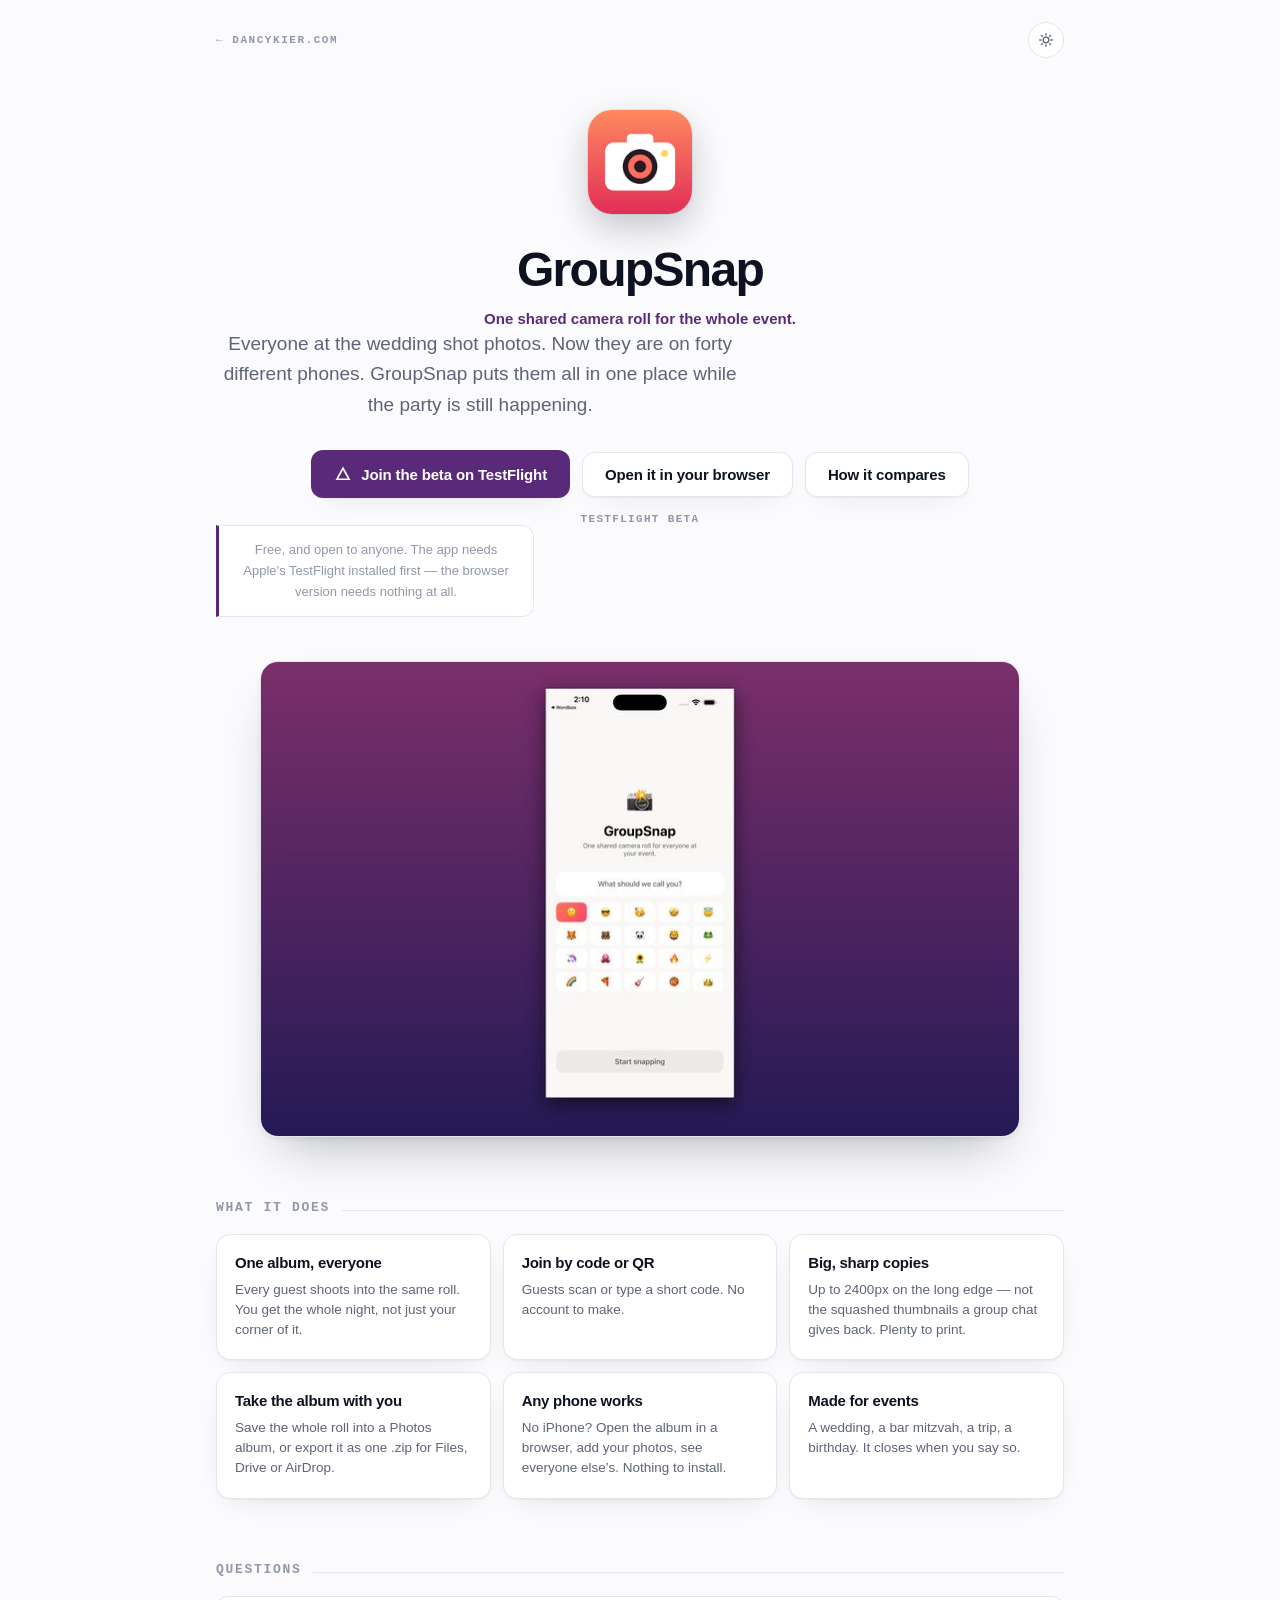
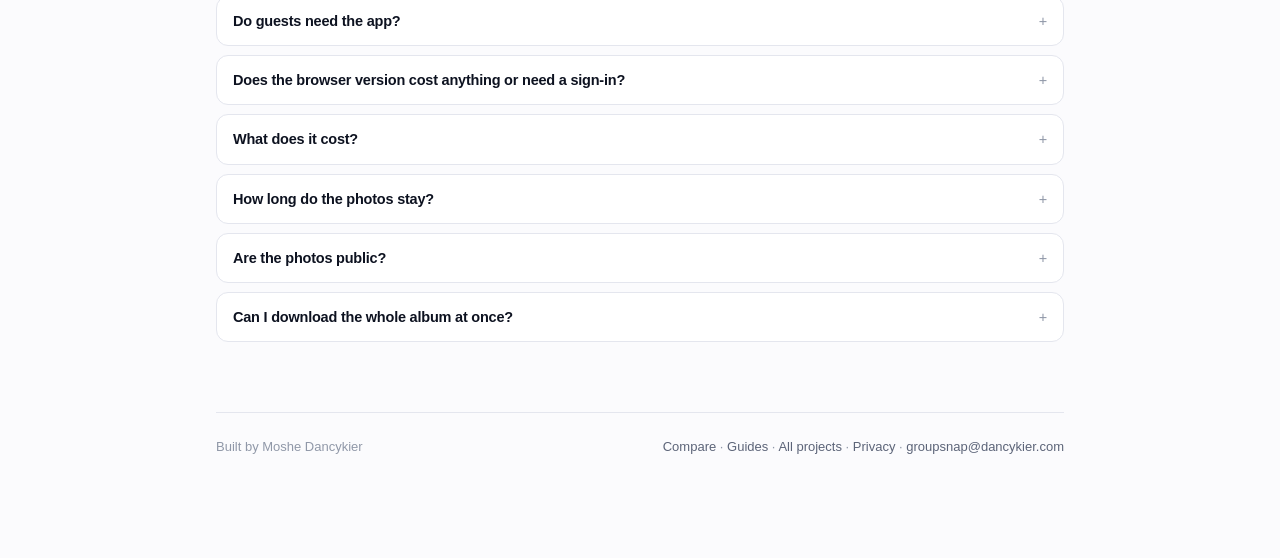
<file: index.html>
<!DOCTYPE html>
<html lang="en">
<head>
<meta charset="utf-8">
<meta name="viewport" content="width=device-width, initial-scale=1, viewport-fit=cover">
<title>GroupSnap — One shared camera roll for the whole event.</title>
<meta name="description" content="Everyone at the wedding shot photos. Now they are on forty different phones. GroupSnap puts them all in one place while the party is still happening.">
<meta name="theme-color" content="#fbfbfd" media="(prefers-color-scheme: light)">
<meta name="theme-color" content="#080b11" media="(prefers-color-scheme: dark)">
<link rel="canonical" href="https://groupsnap.dancykier.com/">
<meta property="og:url" content="https://groupsnap.dancykier.com/">
<meta name="twitter:image" content="https://groupsnap.dancykier.com/icon.png">
<link rel="icon" href="icon.png">
<link rel="apple-touch-icon" href="icon.png">
<meta property="og:type" content="website">
<meta property="og:title" content="GroupSnap — One shared camera roll for the whole event.">
<meta property="og:description" content="Everyone at the wedding shot photos. Now they are on forty different phones. GroupSnap puts them all in one place while the party is still happening.">
<meta property="og:image" content="https://groupsnap.dancykier.com/icon.png">
<meta name="twitter:card" content="summary">
<script type="application/ld+json">
{
  "@context": "https://schema.org",
  "@type": "MobileApplication",
  "name": "GroupSnap",
  "description": "Everyone at the wedding shot photos. Now they are on forty different phones. GroupSnap puts them all in one place while the party is still happening.",
  "operatingSystem": "iOS",
  "applicationCategory": "MobileApplication",
  "url": "https://groupsnap.dancykier.com",
  "author": {
    "@type": "Person",
    "name": "Moshe Dancykier"
  },
  "offers": [
    { "@type": "Offer", "name": "Free", "price": "0", "priceCurrency": "USD",
      "description": "Unlimited photos and albums, up to 9 people per album." },
    { "@type": "Offer", "name": "Unlock one album", "price": "0.99", "priceCurrency": "USD",
      "description": "Lifts the 9-person limit on a single album, permanently." },
    { "@type": "Offer", "name": "GroupSnap Pro", "price": "2.99", "priceCurrency": "USD",
      "description": "Every album you host is unlimited. Renews every 6 months." }
  ],
  "featureList": [
    "Join by 6-character code or QR scan, with no account",
    "Works in a browser as well as an iPhone app",
    "Unlimited photos on the free tier",
    "Albums can be set never to expire",
    "Optional location-based joining"
  ]
}
</script>
<script type="application/ld+json">
{
  "@context": "https://schema.org",
  "@type": "FAQPage",
  "mainEntity": [
    { "@type": "Question", "name": "Do guests need the app?",
      "acceptedAnswer": { "@type": "Answer", "text": "No. Anyone can open the album in a browser and add photos there. The app is nicer on an iPhone, but it is not required, and neither way asks for an account." } },
    { "@type": "Question", "name": "What does GroupSnap cost?",
      "acceptedAnswer": { "@type": "Answer", "text": "Nothing for an album of up to 9 people, with unlimited photos and unlimited albums. Past 9 people the host unlocks the album: $0.99 once for that album, or $2.99 every 6 months for every album they host. Guests never pay." } },
    { "@type": "Question", "name": "How long do the photos stay?",
      "acceptedAnswer": { "@type": "Answer", "text": "As long as the album is open. The host can close it, extend it, or set it never to expire. GroupSnap publishes no contractual retention term, so keep your own copy of anything that matters." } },
    { "@type": "Question", "name": "Are the photos public?",
      "acceptedAnswer": { "@type": "Answer", "text": "No. Only people with the code can see the album. A host can also require guests to be physically inside a radius of the venue instead of using a code." } },
    { "@type": "Question", "name": "Can I download the whole album at once?",
      "acceptedAnswer": { "@type": "Answer", "text": "Yes. From the album's info screen, Save all to Photos puts every photo into a Photos album named after the event, and Download all as a file produces a single .zip for Files, Drive or AirDrop. Any member can do it, not just the host." } }
  ]
}
</script>
<script>
  // Apply the saved theme before first paint, so the page never flashes.
  (function(){try{var t=localStorage.getItem('theme');
    if(t==='light'||t==='dark')document.documentElement.setAttribute('data-theme',t);}catch(e){}})();
</script>
<link rel="stylesheet" href="/style.css">
</head>
<body>
<div class="wrap">

  <div class="bar">
    <a class="home" href="https://dancykier.com">← dancykier.com</a>
    <span class="sp"></span>
    <button class="theme-btn" id="theme" type="button" aria-label="Switch between light and dark mode">
      <svg class="i-sun" viewBox="0 0 24 24" fill="none" stroke="currentColor" stroke-width="2" stroke-linecap="round"><circle cx="12" cy="12" r="4.2"/><path d="M12 2.5v2M12 19.5v2M2.5 12h2M19.5 12h2M5.2 5.2l1.4 1.4M17.4 17.4l1.4 1.4M18.8 5.2l-1.4 1.4M6.6 17.4l-1.4 1.4"/></svg>
      <svg class="i-moon" viewBox="0 0 24 24" fill="none" stroke="currentColor" stroke-width="2" stroke-linecap="round" stroke-linejoin="round"><path d="M20.5 14.3A8.5 8.5 0 1 1 9.7 3.5a6.8 6.8 0 0 0 10.8 10.8z"/></svg>
    </button>
  </div>

  <header class="hero">
    <img class="ic" src="icon.png" alt="GroupSnap app icon" width="104" height="104">
    <h1>GroupSnap</h1>
    <p class="tag">One shared camera roll for the whole event.</p>
    <p class="lede">Everyone at the wedding shot photos. Now they are on forty different phones. GroupSnap puts them all in one place while the party is still happening.</p>
    <div class="cta"><a class="btn" href="https://testflight.apple.com/join/JMrQM211"><svg viewBox="0 0 24 24" fill="currentColor" aria-hidden="true"><path d="M12 2 2 20h20L12 2zm0 4.6L18.3 18H5.7L12 6.6z"/></svg> Join the beta on TestFlight</a><a class="btn ghost" href="/app/">Open it in your browser</a><a class="btn ghost" href="/compare/">How it compares</a></div>
    <p class="status">TestFlight beta</p>
    <p class="note">Free, and open to anyone. The app needs Apple’s TestFlight installed first — the browser version needs nothing at all.</p>
    <div class="shot"><img src="shot.jpg" alt="GroupSnap running on an iPhone" loading="lazy"></div>
  </header>

  <section>
    <div class="sec-head"><h2>What it does</h2><span class="rule"></span></div>
    <div class="feats"><div class="f"><h3>One album, everyone</h3><p>Every guest shoots into the same roll. You get the whole night, not just your corner of it.</p></div><div class="f"><h3>Join by code or QR</h3><p>Guests scan or type a short code. No account to make.</p></div><div class="f"><h3>Big, sharp copies</h3><p>Up to 2400px on the long edge — not the squashed thumbnails a group chat gives back. Plenty to print.</p></div><div class="f"><h3>Take the album with you</h3><p>Save the whole roll into a Photos album, or export it as one .zip for Files, Drive or AirDrop.</p></div><div class="f"><h3>Any phone works</h3><p>No iPhone? Open the album in a browser, add your photos, see everyone else’s. Nothing to install.</p></div><div class="f"><h3>Made for events</h3><p>A wedding, a bar mitzvah, a trip, a birthday. It closes when you say so.</p></div></div>
  </section>

  <section>
    <div class="sec-head"><h2>Questions</h2><span class="rule"></span></div>
    <details><summary>Do guests need the app?</summary><p>No. Anyone can open the album in a browser and add photos there. The app is nicer on an iPhone, but it is not required, and neither way asks for an account.</p></details><details><summary>Does the browser version cost anything or need a sign-in?</summary><p>Neither. You type your name, type the album code, and you are in.</p></details><details><summary>What does it cost?</summary><p>Nothing for an album of up to 9 people — unlimited photos, unlimited albums. Past 9, the host unlocks the album: $0.99 for that one album forever, or $2.99 every 6 months for every album they host. Guests never pay, and nobody already in an album is ever removed.</p></details><details><summary>How long do the photos stay?</summary><p>As long as the album is open. Download everything before you close it.</p></details><details><summary>Are the photos public?</summary><p>No. Only people with the code can see the album. A host can also require guests to be physically at the venue instead of using a code at all.</p></details><details><summary>Can I download the whole album at once?</summary><p>Yes. From the album’s info screen, “Save all to Photos” puts every photo into an album on your phone named after the event, and “Download all as a file” makes one .zip you can send to Files, Drive or anyone else. Any member can do it, not just the host.</p></details>
  </section>

  <footer>
    <span>Built by Moshe Dancykier</span>
    <span>
      <a href="/compare/">Compare</a> ·
      <a href="/blog/">Guides</a> ·
      <a href="https://dancykier.com">All projects</a> ·
      <a href="privacy.html">Privacy</a> ·
      <a href="mailto:groupsnap@dancykier.com">groupsnap@dancykier.com</a>
    </span>
  </footer>
</div>
<script>
  var root = document.documentElement;
  var sysDark = window.matchMedia('(prefers-color-scheme: dark)');
  document.getElementById('theme').addEventListener('click', function(){
    var cur = root.getAttribute('data-theme') || (sysDark.matches ? 'dark' : 'light');
    var next = cur === 'dark' ? 'light' : 'dark';
    root.setAttribute('data-theme', next);
    try{ localStorage.setItem('theme', next); }catch(e){}
  });
</script>
</body>
</html>
</file>
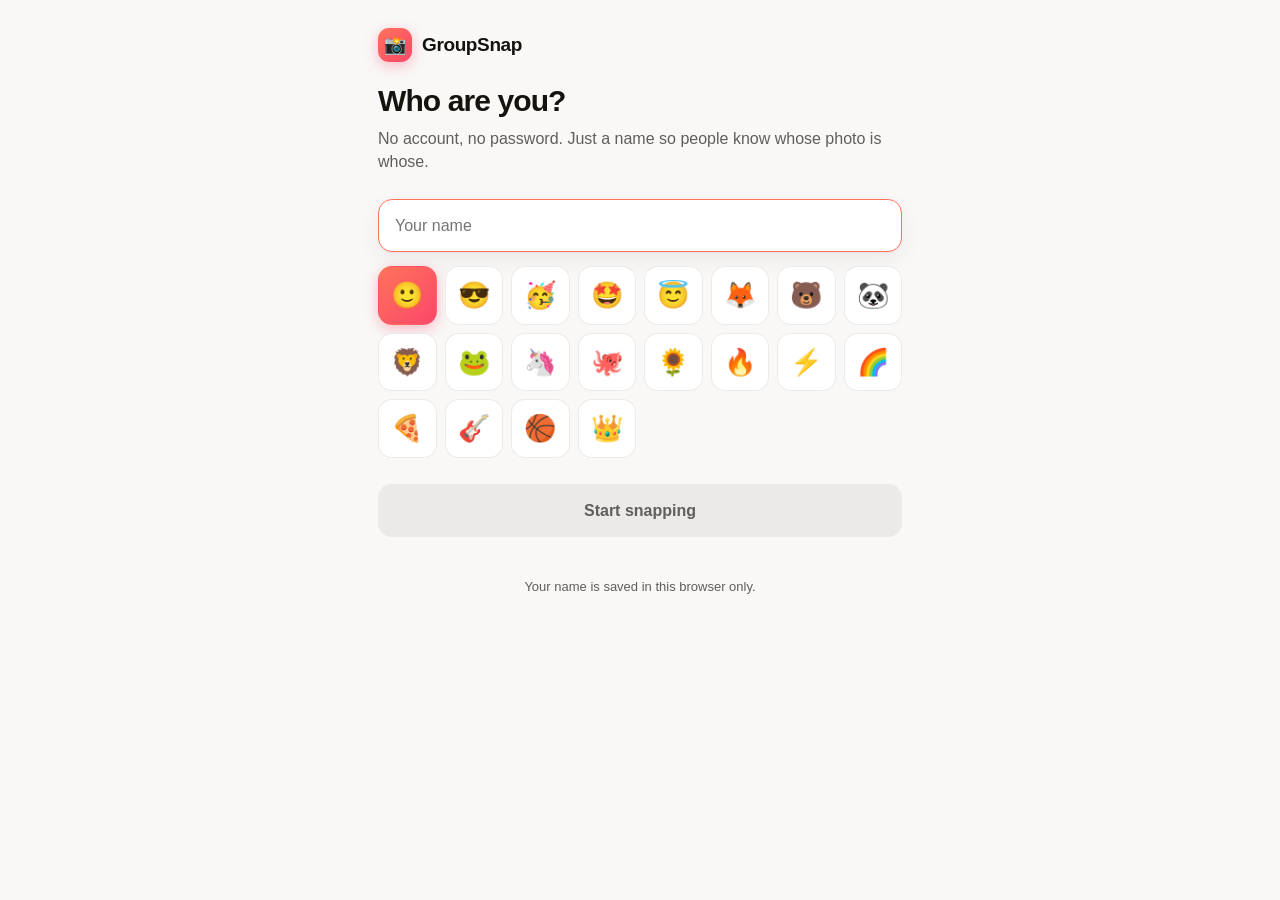
<file: app/index.html>
<!doctype html>
<html lang="en">
<head>
<meta charset="utf-8">
<meta name="viewport" content="width=device-width, initial-scale=1, viewport-fit=cover">
<title>GroupSnap — the shared camera roll</title>
<meta name="description" content="One shared camera roll per event. Join with a code, add your photos, see everyone else's. No account needed.">
<meta name="theme-color" content="#F9F8F7" media="(prefers-color-scheme: light)">
<meta name="theme-color" content="#0A0A0D" media="(prefers-color-scheme: dark)">
<link rel="icon" href="data:image/svg+xml,<svg xmlns='http://www.w3.org/2000/svg' viewBox='0 0 100 100'><text y='.9em' font-size='90'>📸</text></svg>">

<style>
:root {
  --ground:   #F9F8F7;
  --card:     #FFFFFF;
  --card-hi:  #ECEAE8;
  --ink:      #16130F;
  --dim:      #615D5A;
  --hairline: rgba(0,0,0,.08);
  --accent:   #FF7359;
  --accent-deep: #FA476B;
  --warm: linear-gradient(135deg, #FF7359, #FA476B);
  --shadow: 0 1px 2px rgba(0,0,0,.04), 0 8px 24px rgba(0,0,0,.06);
  --radius: 18px;
}
@media (prefers-color-scheme: dark) {
  :root {
    --ground:   #0A0A0D;
    --card:     #1C1C21;
    --card-hi:  #29292F;
    --ink:      #F4F2F0;
    --dim:      rgba(255,255,255,.55);
    --hairline: rgba(255,255,255,.07);
    --shadow: 0 1px 2px rgba(0,0,0,.5), 0 8px 24px rgba(0,0,0,.4);
  }
}

* { box-sizing: border-box; -webkit-tap-highlight-color: transparent; }
html, body { margin: 0; padding: 0; }
body {
  background: var(--ground);
  color: var(--ink);
  font: 16px/1.45 -apple-system, BlinkMacSystemFont, "SF Pro Text", "Segoe UI", Roboto, sans-serif;
  min-height: 100dvh;
  overscroll-behavior-y: none;
}
button, input, textarea { font: inherit; color: inherit; }
button { cursor: pointer; border: 0; background: none; }
a { color: var(--accent-deep); }

/* ---------- screen switching ---------- */
.screen { display: none; }
body[data-screen="loading"] #s-loading,
body[data-screen="onboard"] #s-onboard,
body[data-screen="join"]    #s-join,
body[data-screen="roll"]    #s-roll { display: block; }

/* ---------- shared bits ---------- */
.wrap { max-width: 560px; margin: 0 auto; padding: 0 18px; }
.pad-top { padding-top: max(28px, env(safe-area-inset-top)); }

.brand {
  display: flex; align-items: center; gap: 10px;
  font-weight: 700; letter-spacing: -.02em; font-size: 19px;
}
.brand .mark {
  width: 34px; height: 34px; border-radius: 11px; background: var(--warm);
  display: grid; place-items: center; font-size: 18px;
  box-shadow: 0 4px 14px rgba(250,71,107,.35);
}

h1 { font-size: 30px; line-height: 1.15; letter-spacing: -.03em; margin: 22px 0 8px; }
h2 { font-size: 20px; letter-spacing: -.02em; margin: 0 0 4px; }
.sub { color: var(--dim); margin: 0 0 26px; }

.field {
  width: 100%; padding: 14px 16px; border-radius: 14px;
  background: var(--card); border: 1px solid var(--hairline);
  outline: none; box-shadow: var(--shadow);
}
.field:focus { border-color: var(--accent); }

.btn {
  display: block; width: 100%; padding: 15px 18px; border-radius: 14px;
  background: var(--warm); color: #fff; font-weight: 650; text-align: center;
  box-shadow: 0 6px 18px rgba(250,71,107,.3);
  transition: transform .12s ease, opacity .12s ease;
}
.btn:active { transform: scale(.985); }
.btn[disabled] { background: var(--card-hi); color: var(--dim); box-shadow: none; }
.btn-quiet {
  display: block; width: 100%; padding: 13px 18px; border-radius: 14px;
  background: var(--card-hi); color: var(--ink); font-weight: 600; text-align: center;
}

.err {
  color: #fff; background: var(--accent-deep); padding: 11px 14px;
  border-radius: 12px; margin-top: 14px; font-size: 15px;
}
.err:empty { display: none; }

/* ---------- onboarding ---------- */
.emoji-grid {
  display: grid; grid-template-columns: repeat(auto-fill, minmax(52px, 1fr));
  gap: 8px; margin: 14px 0 26px;
}
.emoji-grid button {
  aspect-ratio: 1; border-radius: 14px; font-size: 26px; line-height: 1;
  background: var(--card); border: 1px solid var(--hairline);
  display: grid; place-items: center;
}
.emoji-grid button[aria-pressed="true"] {
  background: var(--warm); border-color: transparent;
  box-shadow: 0 4px 14px rgba(250,71,107,.35);
}

/* ---------- join ---------- */
.code-input {
  width: 100%; padding: 20px; border-radius: 16px; text-align: center;
  font-size: 32px; font-weight: 700; letter-spacing: .28em; text-indent: .28em;
  text-transform: uppercase;
  background: var(--card); border: 1px solid var(--hairline);
  outline: none; box-shadow: var(--shadow);
  font-family: ui-monospace, SFMono-Regular, Menlo, monospace;
}
.code-input:focus { border-color: var(--accent); }

/* ---------- roll ---------- */
.bar {
  position: sticky; top: 0; z-index: 20;
  background: color-mix(in srgb, var(--ground) 88%, transparent);
  backdrop-filter: saturate(180%) blur(20px);
  -webkit-backdrop-filter: saturate(180%) blur(20px);
  border-bottom: 1px solid var(--hairline);
  padding-top: env(safe-area-inset-top);
}
.bar-in {
  max-width: 560px; margin: 0 auto; padding: 10px 14px;
  display: flex; align-items: center; gap: 10px;
}
.album-btn {
  display: flex; align-items: center; gap: 9px; min-width: 0; flex: 1;
  padding: 6px 10px 6px 6px; border-radius: 999px;
}
.album-btn:active { background: var(--card-hi); }
.album-btn .ico {
  width: 36px; height: 36px; border-radius: 12px; background: var(--card-hi);
  display: grid; place-items: center; font-size: 19px; flex: none;
}
.album-btn .txt { min-width: 0; text-align: left; }
.album-btn .nm {
  font-weight: 650; letter-spacing: -.01em;
  white-space: nowrap; overflow: hidden; text-overflow: ellipsis;
}
.album-btn .mt { font-size: 12.5px; color: var(--dim); }
.chev { color: var(--dim); font-size: 12px; flex: none; }

.icon-btn {
  width: 38px; height: 38px; border-radius: 12px; flex: none;
  display: grid; place-items: center; background: var(--card-hi);
}
.icon-btn.primary { background: var(--warm); color: #fff; box-shadow: 0 4px 12px rgba(250,71,107,.3); }
.icon-btn svg { width: 19px; height: 19px; }

.grid {
  max-width: 560px; margin: 0 auto; padding: 3px;
  display: grid; grid-template-columns: repeat(3, 1fr); gap: 3px;
}
@media (min-width: 620px) { .grid { grid-template-columns: repeat(4, 1fr); } }
.tile {
  position: relative; aspect-ratio: 1; border-radius: 8px; overflow: hidden;
  background: var(--card-hi); display: block; padding: 0;
}
.tile img { width: 100%; height: 100%; object-fit: cover; display: block; }
.tile .tag {
  position: absolute; left: 5px; bottom: 5px; right: 5px;
  font-size: 10.5px; font-weight: 600; color: #fff;
  text-shadow: 0 1px 3px rgba(0,0,0,.7);
  white-space: nowrap; overflow: hidden; text-overflow: ellipsis;
  text-align: left; pointer-events: none;
}
.tile .heart {
  position: absolute; right: 5px; top: 5px; font-size: 11px; color: #fff;
  text-shadow: 0 1px 3px rgba(0,0,0,.7); pointer-events: none;
}
.tile .vid {
  position: absolute; left: 6px; top: 5px; color: #fff; font-size: 12px;
  text-shadow: 0 1px 3px rgba(0,0,0,.7); pointer-events: none;
}

.empty { text-align: center; padding: 60px 26px; color: var(--dim); }
.empty .big { font-size: 46px; margin-bottom: 12px; }

/* upload progress strip */
#uploading {
  position: fixed; left: 0; right: 0; bottom: 0; z-index: 60;
  padding: 12px 18px calc(12px + env(safe-area-inset-bottom));
  background: var(--card); border-top: 1px solid var(--hairline);
  display: none; font-size: 14.5px; color: var(--dim);
}
#uploading.on { display: block; }
#uploading .track { height: 4px; border-radius: 2px; background: var(--card-hi); margin-top: 8px; overflow: hidden; }
#uploading .bar-fill { height: 100%; background: var(--warm); width: 0%; transition: width .25s ease; }

/* ---------- sheets ---------- */
.sheet-bg {
  position: fixed; inset: 0; z-index: 70; background: rgba(0,0,0,.45);
  display: none; align-items: flex-end;
  -webkit-backdrop-filter: blur(2px); backdrop-filter: blur(2px);
}
.sheet-bg.on { display: flex; }
.sheet {
  width: 100%; max-width: 560px; margin: 0 auto;
  background: var(--ground); border-radius: 22px 22px 0 0;
  padding: 8px 18px calc(20px + env(safe-area-inset-bottom));
  max-height: 82dvh; overflow: auto;
  animation: rise .22s cubic-bezier(.2,.8,.3,1);
}
@keyframes rise { from { transform: translateY(24px); opacity: 0 } }
.grabber { width: 38px; height: 4px; border-radius: 2px; background: var(--card-hi); margin: 6px auto 14px; }
.row {
  display: flex; align-items: center; gap: 12px; width: 100%;
  padding: 12px 12px; border-radius: 14px; text-align: left;
}
.row:active { background: var(--card-hi); }
.row .ico { width: 40px; height: 40px; border-radius: 13px; background: var(--card-hi); display: grid; place-items: center; font-size: 20px; flex: none; }
.row .txt { min-width: 0; flex: 1; }
.row .nm { font-weight: 620; white-space: nowrap; overflow: hidden; text-overflow: ellipsis; }
.row .mt { font-size: 13px; color: var(--dim); }
.row .tick { color: var(--accent-deep); font-weight: 700; }
.sheet h3 { margin: 6px 12px 10px; font-size: 13px; text-transform: uppercase; letter-spacing: .06em; color: var(--dim); }

/* ---------- viewer ---------- */
#viewer {
  position: fixed; inset: 0; z-index: 90; background: #000; color: #fff;
  display: none; flex-direction: column;
}
#viewer.on { display: flex; }
#viewer .v-top {
  display: flex; align-items: center; gap: 10px;
  padding: calc(8px + env(safe-area-inset-top)) 14px 8px;
}
#viewer .v-who { flex: 1; min-width: 0; }
#viewer .v-name { font-weight: 620; font-size: 15px; white-space: nowrap; overflow: hidden; text-overflow: ellipsis; }
#viewer .v-when { font-size: 12.5px; color: rgba(255,255,255,.55); }
#viewer .v-btn {
  width: 38px; height: 38px; border-radius: 12px; flex: none;
  display: grid; place-items: center; background: rgba(255,255,255,.14); color: #fff;
}
#viewer .v-btn svg { width: 19px; height: 19px; }
#viewer .v-stage {
  flex: 1; min-height: 0; display: grid; place-items: center; overflow: hidden;
  touch-action: pan-y;
}
#viewer .v-stage img, #viewer .v-stage video { max-width: 100%; max-height: 100%; display: block; }
#viewer .v-cap { padding: 0 18px 6px; font-size: 15px; }
#viewer .v-cap:empty { display: none; }
#viewer .v-bottom {
  padding: 10px 14px calc(12px + env(safe-area-inset-bottom));
  border-top: 1px solid rgba(255,255,255,.1);
}
#viewer .v-acts { display: flex; align-items: center; gap: 8px; }
.pill {
  display: inline-flex; align-items: center; gap: 7px;
  padding: 9px 14px; border-radius: 999px;
  background: rgba(255,255,255,.14); color: #fff; font-size: 14.5px; font-weight: 600;
}
.pill.liked { background: var(--warm); }
.pill svg { width: 17px; height: 17px; }

#comments { margin-top: 12px; max-height: 34dvh; overflow: auto; }
.cmt { display: flex; gap: 10px; padding: 7px 0; }
.cmt .av { width: 28px; height: 28px; border-radius: 10px; background: rgba(255,255,255,.14); display: grid; place-items: center; font-size: 15px; flex: none; }
.cmt .body { font-size: 14.5px; min-width: 0; }
.cmt .who { font-weight: 650; margin-right: 6px; }
.cmt .mention { color: #FFB3A3; font-weight: 600; }
.cmt-empty { color: rgba(255,255,255,.45); font-size: 14px; padding: 6px 0; }
.cmt-form { display: flex; gap: 8px; margin-top: 10px; }
.cmt-form input {
  flex: 1; min-width: 0; padding: 11px 14px; border-radius: 999px;
  background: rgba(255,255,255,.12); border: 0; outline: none; color: #fff;
}
.cmt-form input::placeholder { color: rgba(255,255,255,.45); }
.cmt-form button { padding: 0 16px; border-radius: 999px; background: var(--warm); color: #fff; font-weight: 650; }

/* ---------- toast ---------- */
#toast {
  position: fixed; left: 50%; bottom: 26px; transform: translate(-50%, 20px);
  z-index: 200; background: var(--ink); color: var(--ground);
  padding: 11px 18px; border-radius: 999px; font-size: 14.5px; font-weight: 600;
  opacity: 0; pointer-events: none; transition: opacity .2s ease, transform .2s ease;
  max-width: 88vw; text-align: center;
}
#toast.on { opacity: 1; transform: translate(-50%, 0); }

.footnote { color: var(--dim); font-size: 13px; text-align: center; padding: 28px 18px 40px; }
.footnote a { color: var(--dim); }
</style>
</head>

<body data-screen="loading">

<!-- ============ loading ============ -->
<section class="screen" id="s-loading">
  <div class="wrap pad-top"><div class="brand"><span class="mark">📸</span> GroupSnap</div></div>
</section>

<!-- ============ onboarding ============ -->
<section class="screen" id="s-onboard">
  <div class="wrap pad-top">
    <div class="brand"><span class="mark">📸</span> GroupSnap</div>
    <h1>Who are you?</h1>
    <p class="sub">No account, no password. Just a name so people know whose photo is whose.</p>

    <input id="ob-name" class="field" placeholder="Your name" autocomplete="given-name"
           maxlength="40" enterkeyhint="done">
    <div class="emoji-grid" id="ob-emoji"></div>
    <button class="btn" id="ob-go" disabled>Start snapping</button>
    <p class="footnote">Your name is saved in this browser only.</p>
  </div>
</section>

<!-- ============ join ============ -->
<section class="screen" id="s-join">
  <div class="wrap pad-top">
    <div class="brand"><span class="mark">📸</span> GroupSnap</div>
    <h1>Join an album</h1>
    <p class="sub">Type the 6-character code from the poster, the QR, or whoever invited you.</p>

    <input id="join-code" class="code-input" placeholder="ABC123" maxlength="6"
           autocapitalize="characters" autocomplete="off" spellcheck="false"
           inputmode="text" enterkeyhint="go">
    <div style="height:14px"></div>
    <button class="btn" id="join-go" disabled>Join</button>
    <div class="err" id="join-err"></div>

    <div id="join-back-wrap" style="margin-top:12px; display:none">
      <button class="btn-quiet" id="join-back">Back to my albums</button>
    </div>

    <p class="footnote">
      A code never contains <b>O</b>, <b>I</b>, <b>S</b>, <b>0</b>, <b>1</b> or <b>5</b> —
      those are dropped so nothing is ambiguous when read aloud.
    </p>
  </div>
</section>

<!-- ============ the roll ============ -->
<section class="screen" id="s-roll">
  <div class="bar">
    <div class="bar-in">
      <button class="album-btn" id="album-btn">
        <span class="ico" id="album-emoji">📸</span>
        <span class="txt">
          <div class="nm" id="album-name">All photos</div>
          <div class="mt" id="album-meta"></div>
        </span>
        <span class="chev">▼</span>
      </button>
      <button class="icon-btn" id="btn-me" title="You">
        <span id="me-emoji" style="font-size:18px">🙂</span>
      </button>
      <button class="icon-btn primary" id="btn-add" title="Add photos">
        <svg viewBox="0 0 24 24" fill="none" stroke="currentColor" stroke-width="2.2"
             stroke-linecap="round"><path d="M12 5v14M5 12h14"/></svg>
      </button>
    </div>
  </div>

  <div class="grid" id="grid"></div>
  <div id="roll-empty"></div>
  <p class="footnote" id="roll-foot"></p>
</section>

<input type="file" id="file-input" accept="image/*,video/mp4,video/quicktime" multiple hidden>

<div id="uploading">
  <span id="up-label">Uploading…</span>
  <div class="track"><div class="bar-fill" id="up-bar"></div></div>
</div>

<!-- ============ album sheet ============ -->
<div class="sheet-bg" id="album-sheet">
  <div class="sheet">
    <div class="grabber"></div>
    <h3>Your albums</h3>
    <div id="album-list"></div>
    <div style="height:10px"></div>
    <button class="btn" id="album-add">Join another album</button>
  </div>
</div>

<!-- ============ me sheet ============ -->
<div class="sheet-bg" id="me-sheet">
  <div class="sheet">
    <div class="grabber"></div>
    <h3>You</h3>
    <input id="me-name" class="field" placeholder="Your name" maxlength="40">
    <div class="emoji-grid" id="me-emoji-grid"></div>
    <button class="btn" id="me-save">Save</button>
    <div style="height:10px"></div>
    <div id="me-members"></div>
  </div>
</div>

<!-- ============ viewer ============ -->
<div id="viewer">
  <div class="v-top">
    <button class="v-btn" id="v-close" title="Close">
      <svg viewBox="0 0 24 24" fill="none" stroke="currentColor" stroke-width="2.2"
           stroke-linecap="round"><path d="M6 6l12 12M18 6L6 18"/></svg>
    </button>
    <div class="v-who">
      <div class="v-name" id="v-name"></div>
      <div class="v-when" id="v-when"></div>
    </div>
    <a class="v-btn" id="v-save" title="Save" download target="_blank" rel="noopener">
      <svg viewBox="0 0 24 24" fill="none" stroke="currentColor" stroke-width="2.2"
           stroke-linecap="round" stroke-linejoin="round">
        <path d="M12 3v12M7 11l5 5 5-5M4 20h16"/></svg>
    </a>
    <button class="v-btn" id="v-del" title="Delete" style="display:none">
      <svg viewBox="0 0 24 24" fill="none" stroke="currentColor" stroke-width="2.2"
           stroke-linecap="round" stroke-linejoin="round">
        <path d="M4 7h16M9 7V5h6v2M7 7l1 13h8l1-13"/></svg>
    </button>
  </div>

  <div class="v-stage" id="v-stage"></div>
  <div class="v-cap" id="v-cap"></div>

  <div class="v-bottom">
    <div class="v-acts">
      <button class="pill" id="v-like">
        <svg viewBox="0 0 24 24" fill="none" stroke="currentColor" stroke-width="2.2"
             stroke-linejoin="round"><path d="M12 20s-7-4.6-7-9.4A4.1 4.1 0 0 1 12 8a4.1 4.1 0 0 1 7 2.6C19 15.4 12 20 12 20z"/></svg>
        <span id="v-likes">0</span>
      </button>
      <div style="flex:1"></div>
      <div style="color:rgba(255,255,255,.5); font-size:13px" id="v-album"></div>
    </div>

    <div id="comments"></div>
    <form class="cmt-form" id="cmt-form">
      <input id="cmt-input" placeholder="Add a comment…" maxlength="500" enterkeyhint="send">
      <button type="submit">Post</button>
    </form>
  </div>
</div>

<div id="toast"></div>

<script src="app.js"></script>
</body>
</html>
</file>
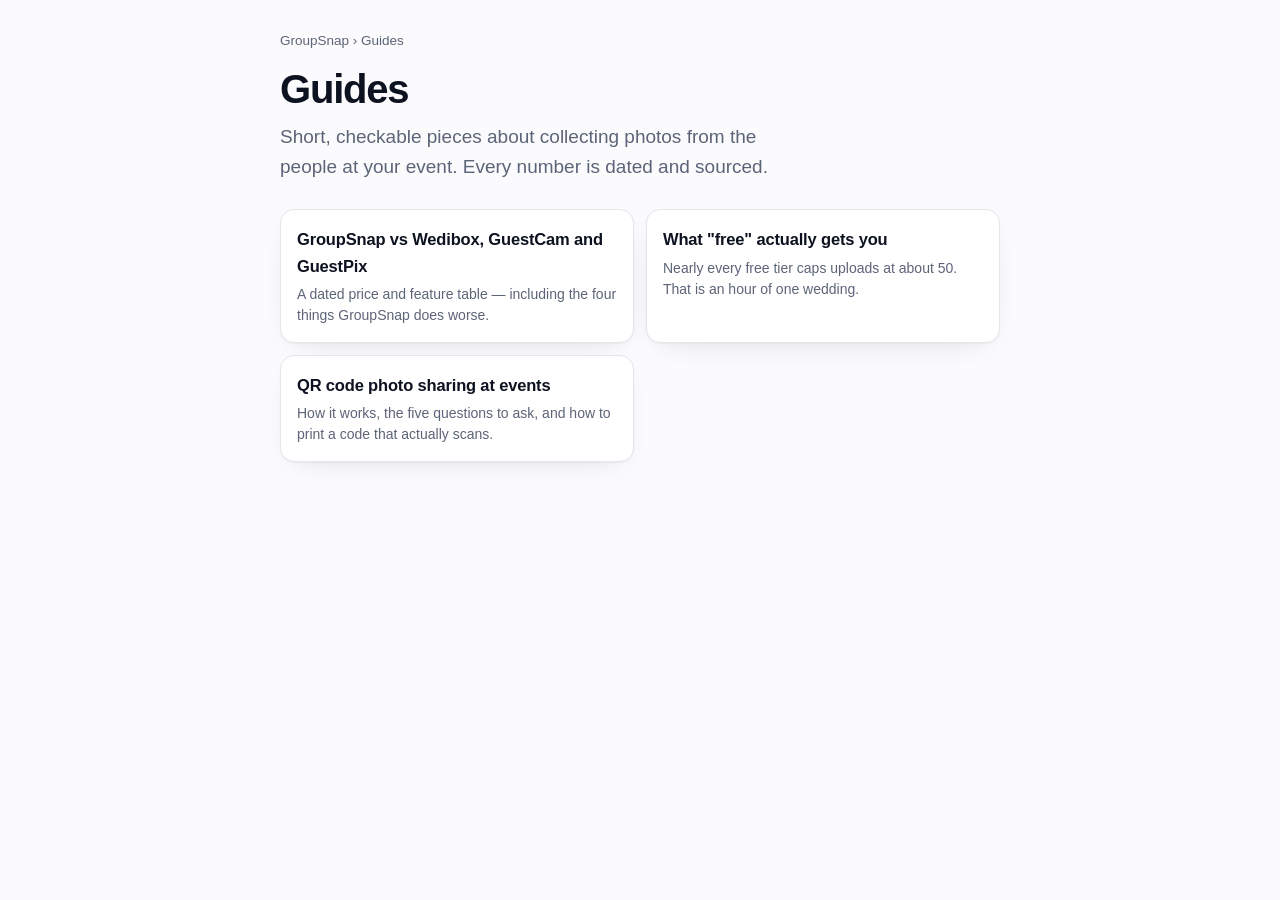
<file: blog/index.html>
<!DOCTYPE html>
<html lang="en">
<head>
<meta charset="utf-8">
<meta name="viewport" content="width=device-width, initial-scale=1, viewport-fit=cover">
<title>Guides — collecting photos from your guests</title>
<meta name="description" content="Practical guides on QR code photo sharing at events, and what the free tiers of the popular tools actually allow.">
<link rel="canonical" href="https://groupsnap.dancykier.com/blog/">
<meta name="theme-color" content="#fbfbfd" media="(prefers-color-scheme: light)">
<meta name="theme-color" content="#080b11" media="(prefers-color-scheme: dark)">
<link rel="icon" href="/icon.png">
<meta property="og:type" content="website">
<meta property="og:url" content="https://groupsnap.dancykier.com/blog/">
<meta property="og:title" content="Guides — collecting photos from your guests">
<meta property="og:image" content="https://groupsnap.dancykier.com/icon.png">
<meta name="twitter:card" content="summary">
<link rel="stylesheet" href="/style.css">
<script>
  (function(){try{var t=localStorage.getItem('theme');
    if(t==='light'||t==='dark')document.documentElement.setAttribute('data-theme',t);}catch(e){}})();
</script>
</head>
<body>
<main class="pagepad">
<div class="prose">

  <p class="crumbs"><a href="/">GroupSnap</a> › Guides</p>

  <h1>Guides</h1>
  <p class="lede">Short, checkable pieces about collecting photos from the people at your event.
    Every number is dated and sourced.</p>

  <div class="cards" style="margin-top:26px">
    <a class="cardlink" href="/compare/">
      <h3>GroupSnap vs Wedibox, GuestCam and GuestPix</h3>
      <p>A dated price and feature table — including the four things GroupSnap does worse.</p>
    </a>
    <a class="cardlink" href="/blog/what-free-really-means.html">
      <h3>What "free" actually gets you</h3>
      <p>Nearly every free tier caps uploads at about 50. That is an hour of one wedding.</p>
    </a>
    <a class="cardlink" href="/blog/qr-code-photo-sharing.html">
      <h3>QR code photo sharing at events</h3>
      <p>How it works, the five questions to ask, and how to print a code that actually scans.</p>
    </a>
  </div>

</div>
</main>
</body>
</html>
</file>
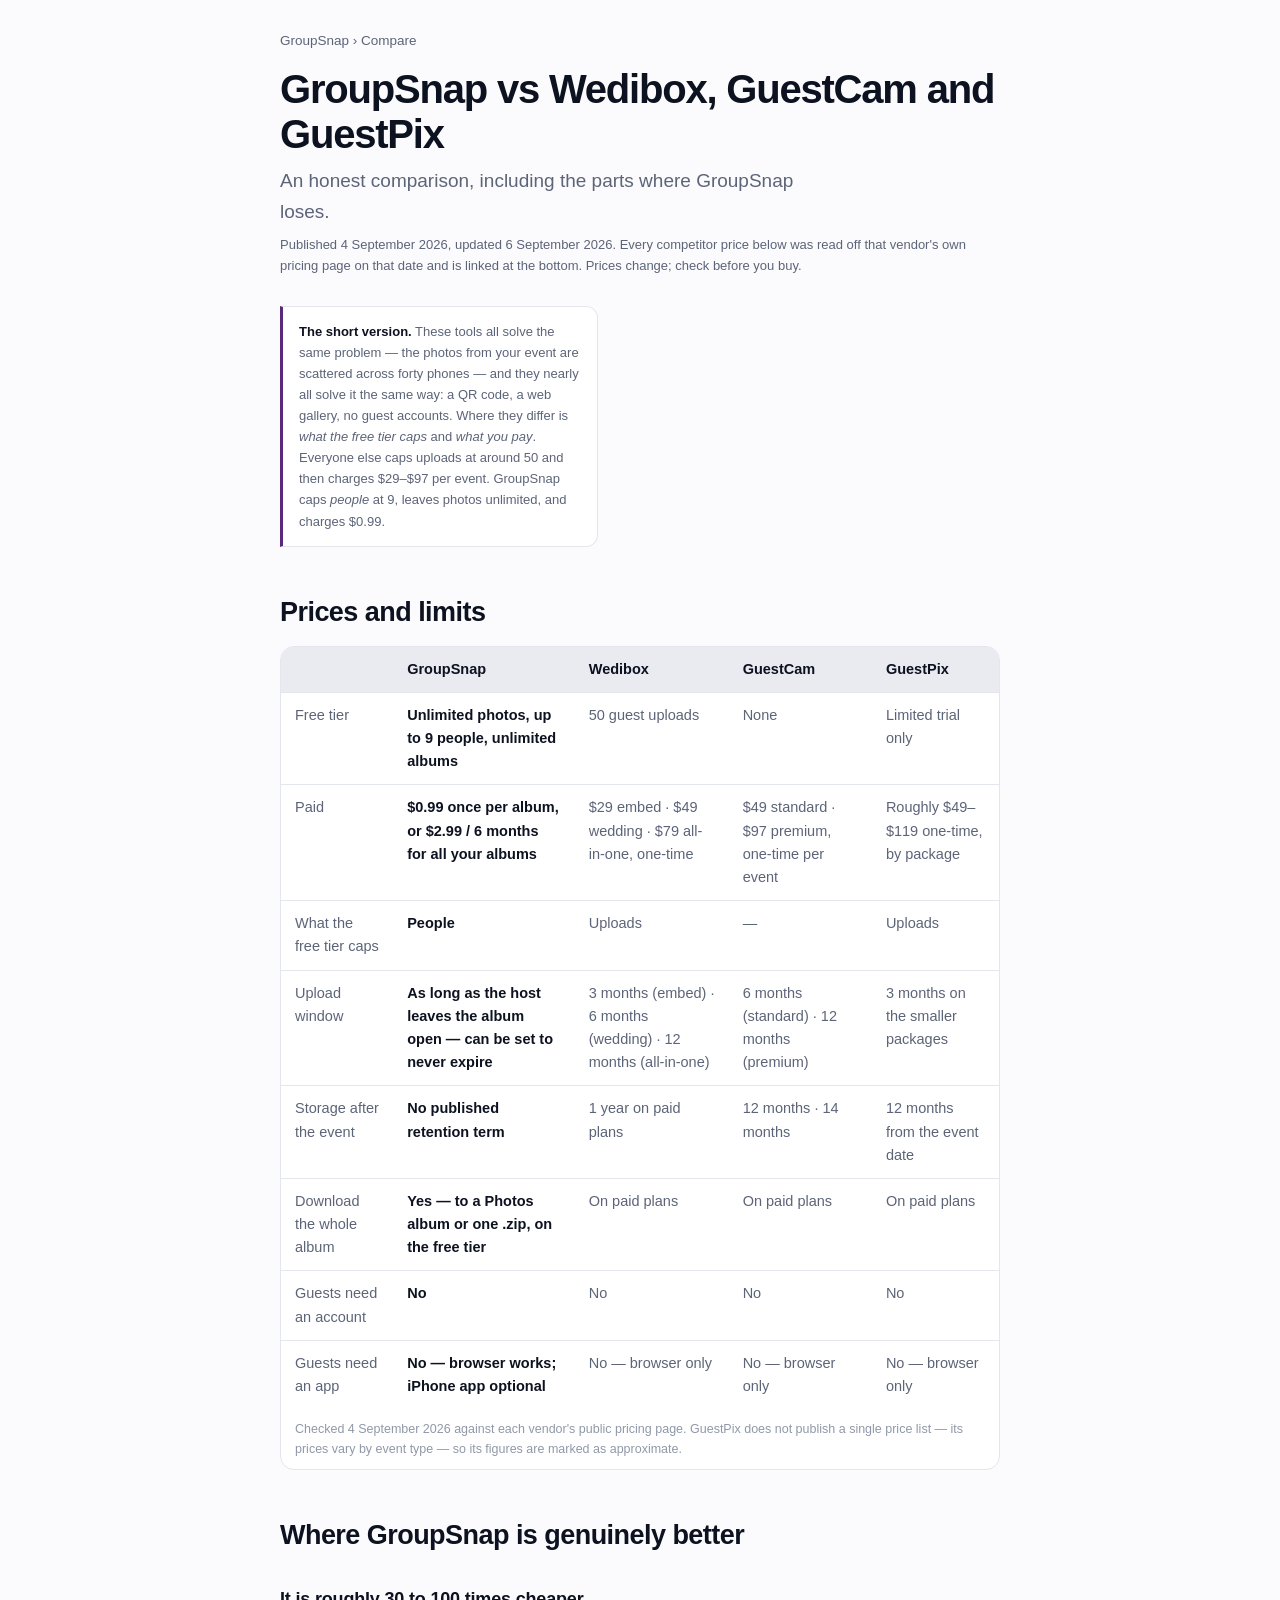
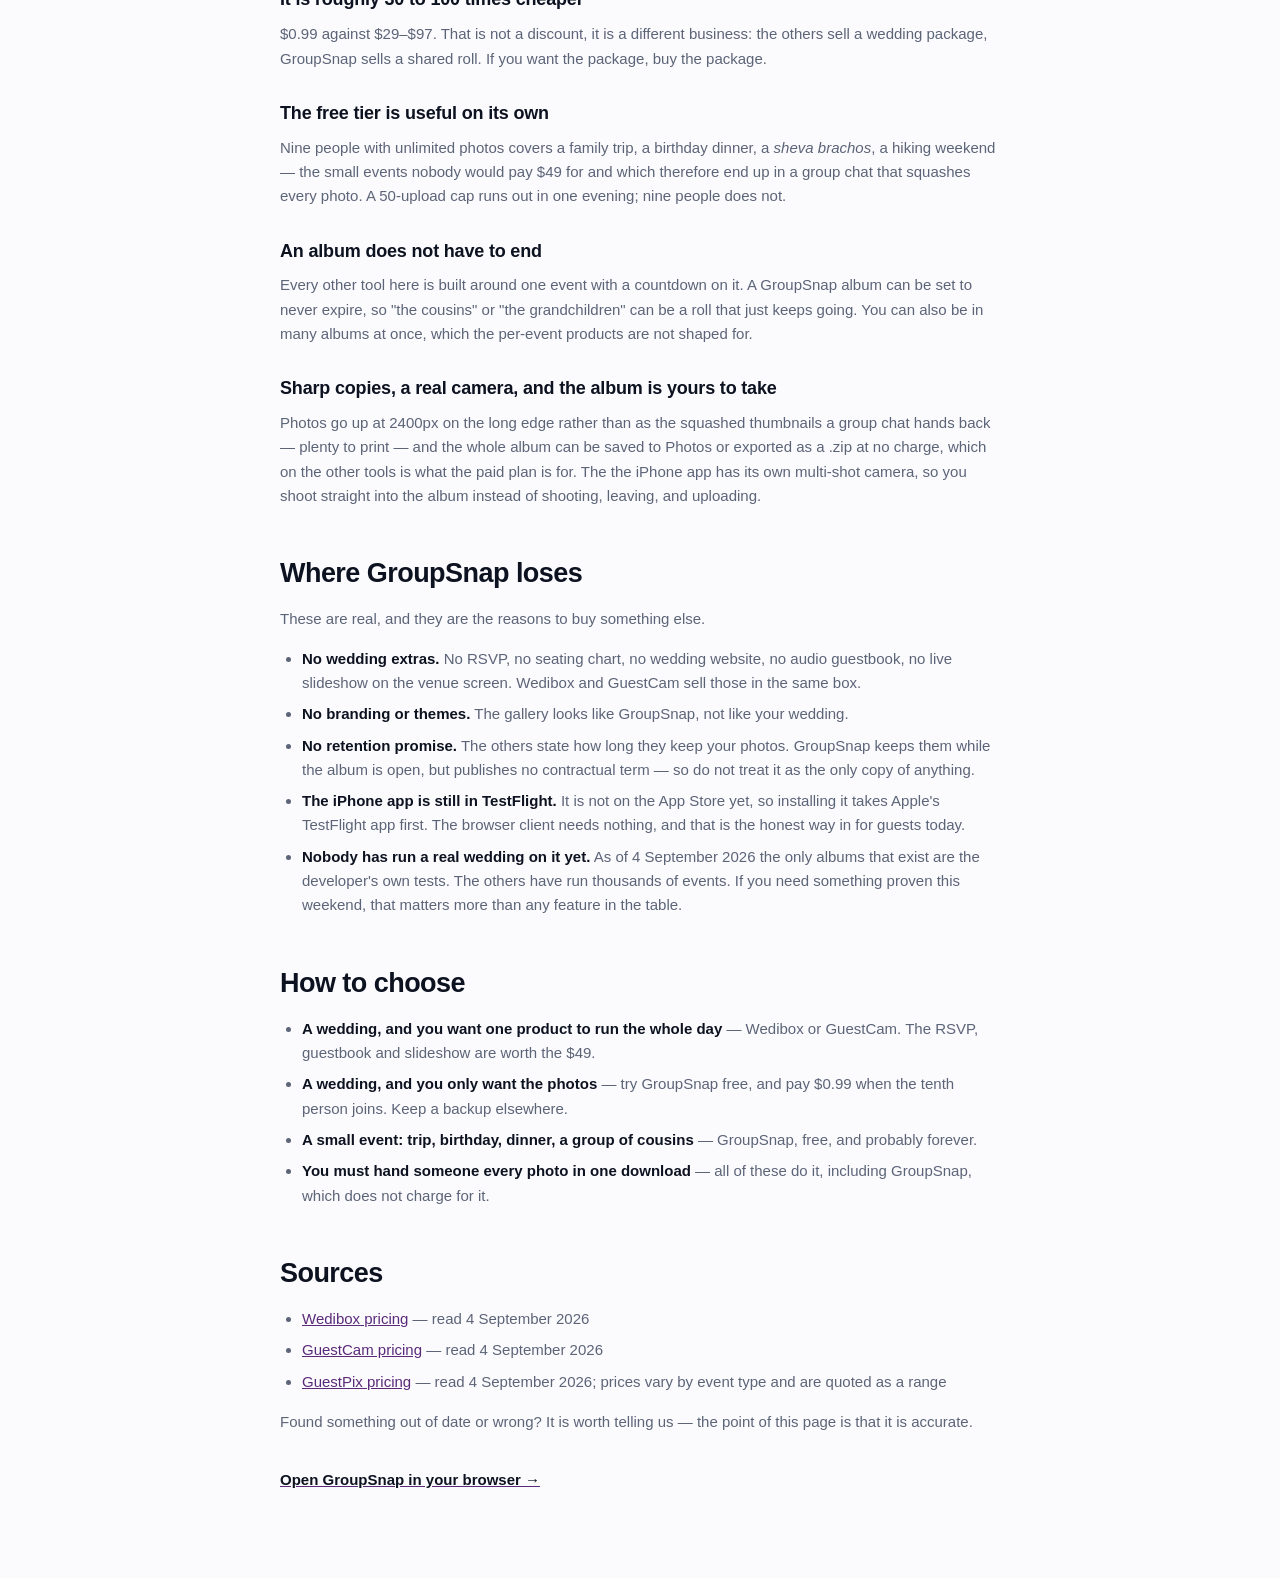
<file: compare/index.html>
<!DOCTYPE html>
<html lang="en">
<head>
<meta charset="utf-8">
<meta name="viewport" content="width=device-width, initial-scale=1, viewport-fit=cover">
<title>GroupSnap vs Wedibox, GuestCam and GuestPix — an honest comparison</title>
<meta name="description" content="A dated, sourced comparison of event photo-sharing tools. Every price comes from the vendor's own pricing page on 4 September 2026, and the things GroupSnap does worse are listed too.">
<link rel="canonical" href="https://groupsnap.dancykier.com/compare/">
<meta name="theme-color" content="#fbfbfd" media="(prefers-color-scheme: light)">
<meta name="theme-color" content="#080b11" media="(prefers-color-scheme: dark)">
<link rel="icon" href="/icon.png">
<link rel="apple-touch-icon" href="/icon.png">
<meta property="og:type" content="article">
<meta property="og:url" content="https://groupsnap.dancykier.com/compare/">
<meta property="og:title" content="GroupSnap vs Wedibox, GuestCam and GuestPix — an honest comparison">
<meta property="og:description" content="Every price comes from the vendor's own pricing page on 4 September 2026, and the things GroupSnap does worse are listed too.">
<meta property="og:image" content="https://groupsnap.dancykier.com/icon.png">
<meta name="twitter:card" content="summary">
<meta name="twitter:image" content="https://groupsnap.dancykier.com/icon.png">
<link rel="stylesheet" href="/style.css">
<script type="application/ld+json">
{
  "@context": "https://schema.org",
  "@type": "Article",
  "headline": "GroupSnap vs Wedibox, GuestCam and GuestPix — an honest comparison",
  "description": "A dated, sourced comparison of event photo-sharing tools, including what GroupSnap does worse.",
  "datePublished": "2026-09-04",
  "dateModified": "2026-09-06",
  "author": { "@type": "Person", "name": "Moshe Dancykier" },
  "publisher": { "@type": "Organization", "name": "GroupSnap" },
  "mainEntityOfPage": "https://groupsnap.dancykier.com/compare/"
}
</script>
<script type="application/ld+json">
{
  "@context": "https://schema.org",
  "@type": "FAQPage",
  "mainEntity": [
    {
      "@type": "Question",
      "name": "What is the cheapest way to share wedding photos with guests?",
      "acceptedAnswer": {
        "@type": "Answer",
        "text": "GroupSnap is free for an album of up to 9 people with unlimited photos, and $0.99 once to lift that limit on a single album. Comparable event photo-sharing tools were priced $29 to $97 as a one-time fee per event when checked on 4 September 2026."
      }
    },
    {
      "@type": "Question",
      "name": "Do guests need to download an app to share event photos?",
      "acceptedAnswer": {
        "@type": "Answer",
        "text": "Not with GroupSnap. Guests can scan the QR code and join in a browser with nothing to install, or use the iPhone app if they prefer. Wedibox, GuestCam and GuestPix are browser-only, so their guests never install anything either."
      }
    },
    {
      "@type": "Question",
      "name": "How long do shared event photos stay online?",
      "acceptedAnswer": {
        "@type": "Answer",
        "text": "Most tools set an upload window of 3 to 12 months and a storage window of 12 to 14 months. A GroupSnap album can be set never to expire, though GroupSnap publishes no contractual retention guarantee."
      }
    },
    {
      "@type": "Question",
      "name": "Can you download all the photos from a shared event album at once?",
      "acceptedAnswer": {
        "@type": "Answer",
        "text": "Yes, in all of these. GroupSnap can save a whole album into a Photos album on the phone or export it as one .zip, and it does not charge for it. Wedibox, GuestCam and GuestPix hand the host the full gallery on their paid plans."
      }
    }
  ]
}
</script>
<script>
  (function(){try{var t=localStorage.getItem('theme');
    if(t==='light'||t==='dark')document.documentElement.setAttribute('data-theme',t);}catch(e){}})();
</script>
</head>
<body>
<main class="pagepad">
<div class="prose">

  <p class="crumbs"><a href="/">GroupSnap</a> › Compare</p>

  <h1>GroupSnap vs Wedibox, GuestCam and GuestPix</h1>
  <p class="lede">An honest comparison, including the parts where GroupSnap loses.</p>
  <p class="byline">Published 4 September 2026, updated 6 September 2026. Every competitor price below was read off that
    vendor's own pricing page on that date and is linked at the bottom. Prices change; check
    before you buy.</p>

  <div class="note">
    <p><strong>The short version.</strong> These tools all solve the same problem — the photos
    from your event are scattered across forty phones — and they nearly all solve it the same
    way: a QR code, a web gallery, no guest accounts. Where they differ is <em>what the free
    tier caps</em> and <em>what you pay</em>. Everyone else caps uploads at around 50 and then
    charges $29–$97 per event. GroupSnap caps <em>people</em> at 9, leaves photos unlimited,
    and charges $0.99.</p>
  </div>

  <h2>Prices and limits</h2>

  <div class="tablewrap">
    <table>
      <caption>Checked 4 September 2026 against each vendor's public pricing page. GuestPix
        does not publish a single price list — its prices vary by event type — so its figures
        are marked as approximate.</caption>
      <thead>
        <tr>
          <th>&nbsp;</th>
          <th>GroupSnap</th>
          <th>Wedibox</th>
          <th>GuestCam</th>
          <th>GuestPix</th>
        </tr>
      </thead>
      <tbody>
        <tr>
          <td>Free tier</td>
          <td class="us">Unlimited photos, up to 9 people, unlimited albums</td>
          <td>50 guest uploads</td>
          <td>None</td>
          <td>Limited trial only</td>
        </tr>
        <tr>
          <td>Paid</td>
          <td class="us">$0.99 once per album, or $2.99 / 6 months for all your albums</td>
          <td>$29 embed · $49 wedding · $79 all-in-one, one-time</td>
          <td>$49 standard · $97 premium, one-time per event</td>
          <td>Roughly $49–$119 one-time, by package</td>
        </tr>
        <tr>
          <td>What the free tier caps</td>
          <td class="us">People</td>
          <td>Uploads</td>
          <td>—</td>
          <td>Uploads</td>
        </tr>
        <tr>
          <td>Upload window</td>
          <td class="us">As long as the host leaves the album open — can be set to never expire</td>
          <td>3 months (embed) · 6 months (wedding) · 12 months (all-in-one)</td>
          <td>6 months (standard) · 12 months (premium)</td>
          <td>3 months on the smaller packages</td>
        </tr>
        <tr>
          <td>Storage after the event</td>
          <td class="us">No published retention term</td>
          <td>1 year on paid plans</td>
          <td>12 months · 14 months</td>
          <td>12 months from the event date</td>
        </tr>
        <tr>
          <td>Download the whole album</td>
          <td class="us">Yes — to a Photos album or one .zip, on the free tier</td>
          <td>On paid plans</td>
          <td>On paid plans</td>
          <td>On paid plans</td>
        </tr>
        <tr>
          <td>Guests need an account</td>
          <td class="us">No</td>
          <td>No</td>
          <td>No</td>
          <td>No</td>
        </tr>
        <tr>
          <td>Guests need an app</td>
          <td class="us">No — browser works; iPhone app optional</td>
          <td>No — browser only</td>
          <td>No — browser only</td>
          <td>No — browser only</td>
        </tr>
      </tbody>
    </table>
  </div>

  <h2>Where GroupSnap is genuinely better</h2>

  <h3>It is roughly 30 to 100 times cheaper</h3>
  <p>$0.99 against $29–$97. That is not a discount, it is a different business: the others sell
    a wedding package, GroupSnap sells a shared roll. If you want the package, buy the package.</p>

  <h3>The free tier is useful on its own</h3>
  <p>Nine people with unlimited photos covers a family trip, a birthday dinner, a
    <em>sheva brachos</em>, a hiking weekend — the small events nobody would pay $49 for and
    which therefore end up in a group chat that squashes every photo. A 50-upload cap runs out
    in one evening; nine people does not.</p>

  <h3>An album does not have to end</h3>
  <p>Every other tool here is built around one event with a countdown on it. A GroupSnap album
    can be set to never expire, so "the cousins" or "the grandchildren" can be a roll that just
    keeps going. You can also be in many albums at once, which the per-event products are not
    shaped for.</p>

  <h3>Sharp copies, a real camera, and the album is yours to take</h3>
  <p>Photos go up at 2400px on the long edge rather than as the squashed thumbnails a group chat
    hands back — plenty to print — and the whole album can be saved to Photos or exported as a
    .zip at no charge, which on the other tools is what the paid plan is for. The
    the iPhone app has its own multi-shot camera, so you shoot straight into the album instead
    of shooting, leaving, and uploading.</p>

  <h2>Where GroupSnap loses</h2>
  <p>These are real, and they are the reasons to buy something else.</p>

  <ul>
    <li><strong>No wedding extras.</strong> No RSVP, no seating chart, no wedding website, no
      audio guestbook, no live slideshow on the venue screen. Wedibox and GuestCam sell those in
      the same box.</li>
    <li><strong>No branding or themes.</strong> The gallery looks like GroupSnap, not like your
      wedding.</li>
    <li><strong>No retention promise.</strong> The others state how long they keep your photos.
      GroupSnap keeps them while the album is open, but publishes no contractual term — so do
      not treat it as the only copy of anything.</li>
    <li><strong>The iPhone app is still in TestFlight.</strong> It is not on the App Store yet,
      so installing it takes Apple's TestFlight app first. The browser client needs nothing, and
      that is the honest way in for guests today.</li>
    <li><strong>Nobody has run a real wedding on it yet.</strong> As of 4 September 2026 the only
      albums that exist are the developer's own tests. The others have run thousands of events.
      If you need something proven this weekend, that matters more than any feature in the
      table.</li>
  </ul>

  <h2>How to choose</h2>
  <ul>
    <li><strong>A wedding, and you want one product to run the whole day</strong> — Wedibox or
      GuestCam. The RSVP, guestbook and slideshow are worth the $49.</li>
    <li><strong>A wedding, and you only want the photos</strong> — try GroupSnap free, and pay
      $0.99 when the tenth person joins. Keep a backup elsewhere.</li>
    <li><strong>A small event: trip, birthday, dinner, a group of cousins</strong> — GroupSnap,
      free, and probably forever.</li>
    <li><strong>You must hand someone every photo in one download</strong> — all of these do it,
      including GroupSnap, which does not charge for it.</li>
  </ul>

  <h2>Sources</h2>
  <ul>
    <li><a href="https://www.wedibox.com/pricing" rel="nofollow noopener" target="_blank">Wedibox pricing</a> — read 4 September 2026</li>
    <li><a href="https://guestcam.co/pricing" rel="nofollow noopener" target="_blank">GuestCam pricing</a> — read 4 September 2026</li>
    <li><a href="https://guestpix.com/pricing/" rel="nofollow noopener" target="_blank">GuestPix pricing</a> — read 4 September 2026; prices vary by event type and are quoted as a range</li>
  </ul>
  <p>Found something out of date or wrong? It is worth telling us — the point of this page is
    that it is accurate.</p>

  <p style="margin-top:34px"><a href="/app/"><strong>Open GroupSnap in your browser →</strong></a></p>

</div>
</main>
</body>
</html>
</file>
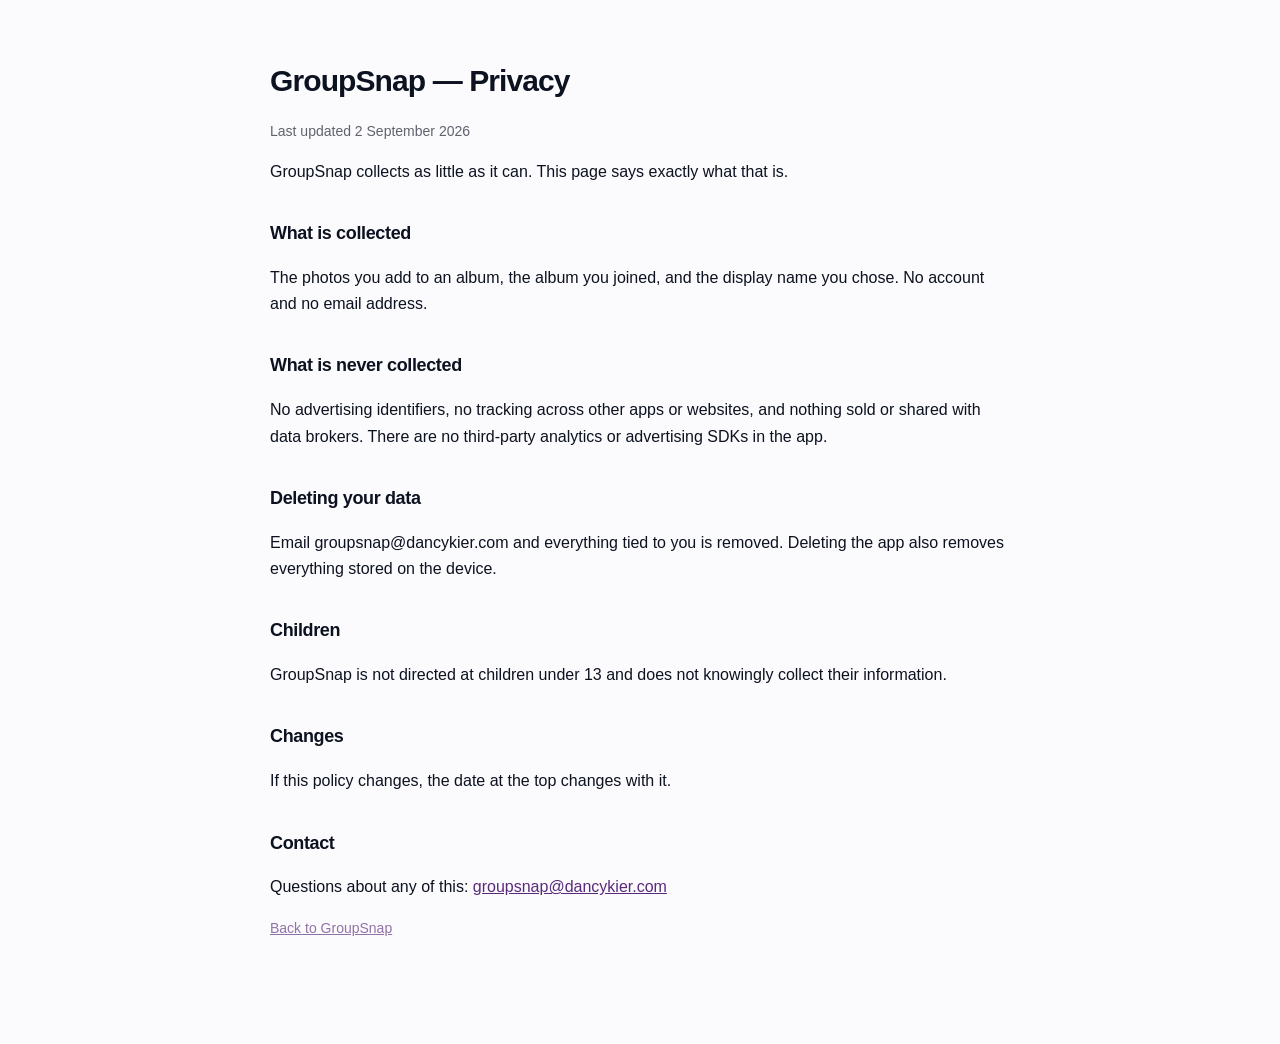
<file: privacy.html>
<!DOCTYPE html>
<html lang="en">
<head>
<meta charset="utf-8">
<meta name="viewport" content="width=device-width, initial-scale=1">
<title>GroupSnap — Privacy</title>
<style>
  body{font:16px/1.65 -apple-system,BlinkMacSystemFont,"Inter","Segoe UI",Roboto,sans-serif;
    max-width:740px;margin:0 auto;padding:56px 24px 90px;color:#0d1220;background:#fbfbfd}
  @media (prefers-color-scheme: dark){ body{color:#eaf0f8;background:#080b11} }
  h1{font-size:30px;letter-spacing:-.03em;margin:0 0 6px}
  h2{font-size:18px;letter-spacing:-.02em;margin:34px 0 8px}
  a{color:#5a2a7a}
  .muted{opacity:.65;font-size:14px}
</style>
</head>
<body>
<h1>GroupSnap — Privacy</h1>
<p class="muted">Last updated 2 September 2026</p>
<p>GroupSnap collects as little as it can. This page says exactly what that is.</p>
<h2>What is collected</h2>
<p>The photos you add to an album, the album you joined, and the display name you chose. No account and no email address.</p>
<h2>What is never collected</h2>
<p>No advertising identifiers, no tracking across other apps or websites, and nothing sold or
shared with data brokers. There are no third-party analytics or advertising SDKs in the app.</p>
<h2>Deleting your data</h2>
<p>Email groupsnap@dancykier.com and everything tied to you is removed. Deleting the app also removes everything
stored on the device.</p>
<h2>Children</h2>
<p>GroupSnap is not directed at children under 13 and does not knowingly collect their information.</p>
<h2>Changes</h2>
<p>If this policy changes, the date at the top changes with it.</p>

<h2>Contact</h2>
<p>Questions about any of this: <a href="mailto:groupsnap@dancykier.com">groupsnap@dancykier.com</a></p>
<p class="muted"><a href="./">Back to GroupSnap</a></p>
</body>
</html>
</file>
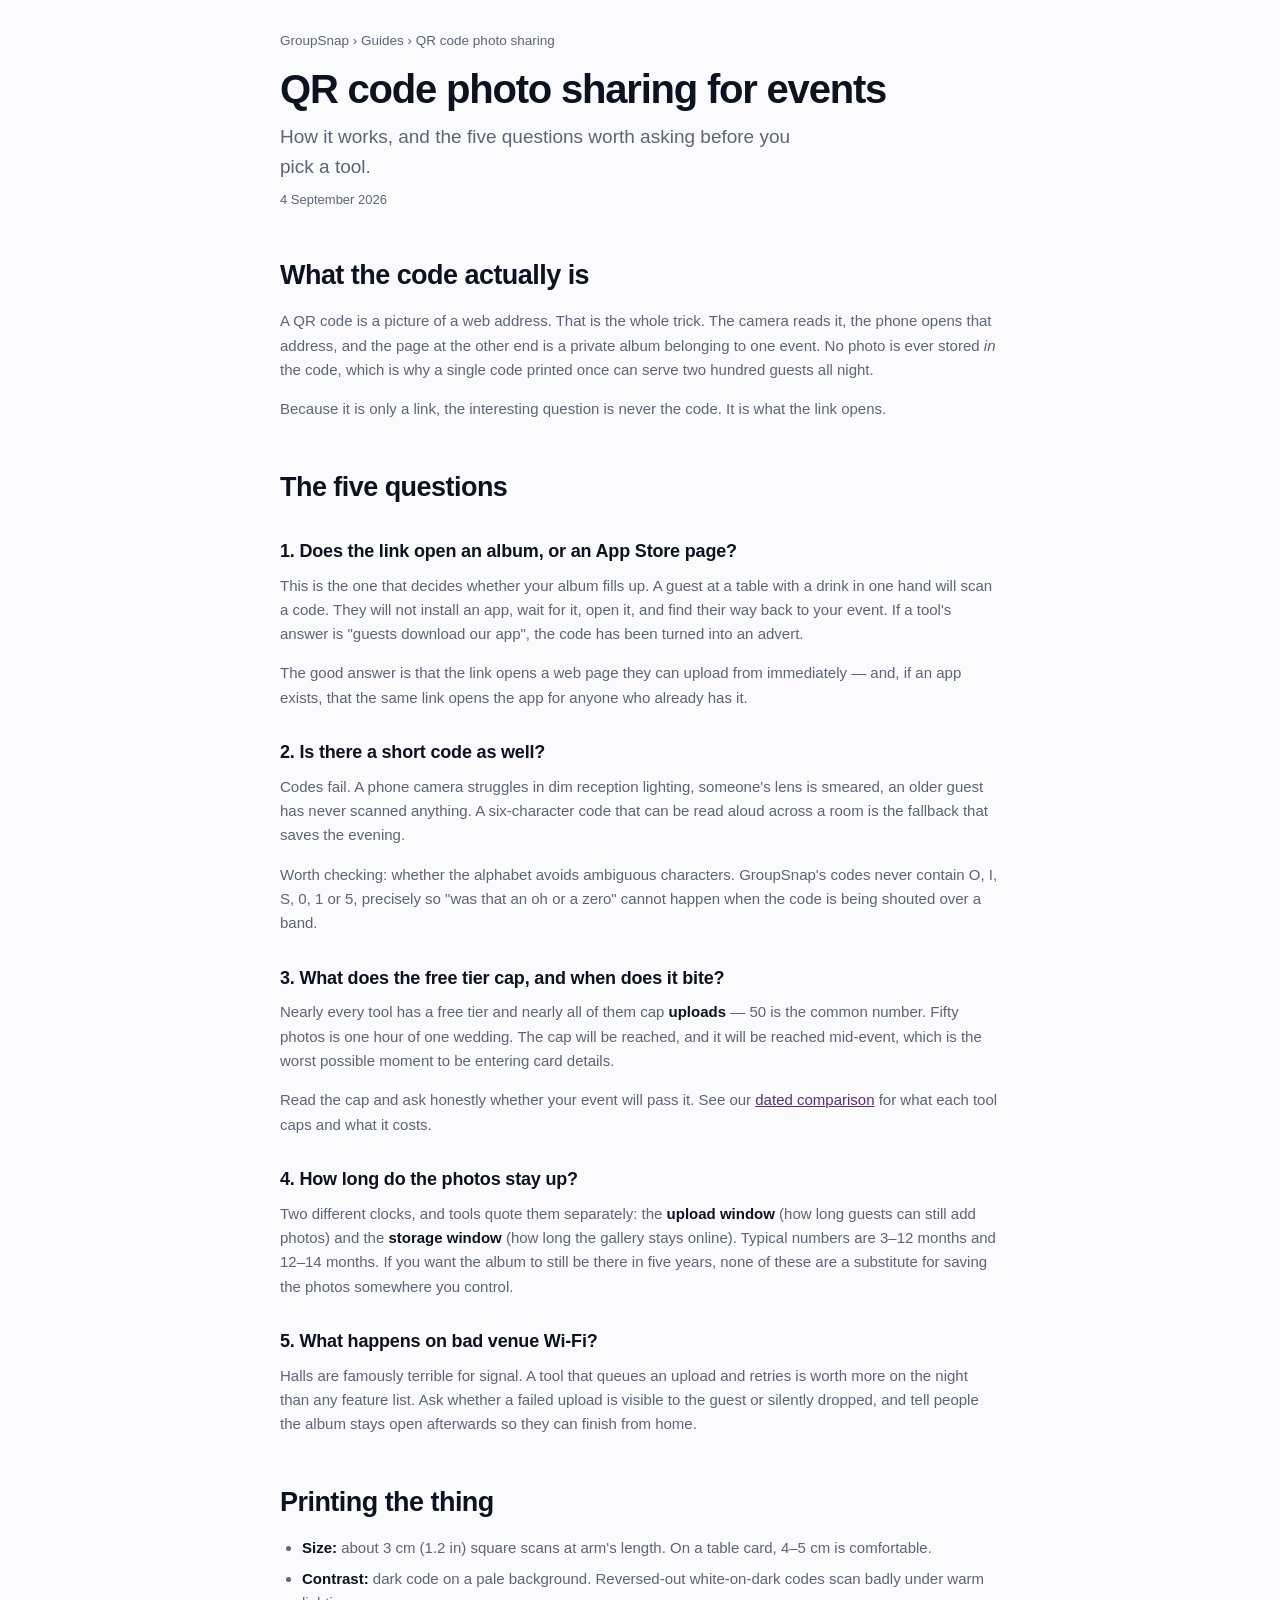
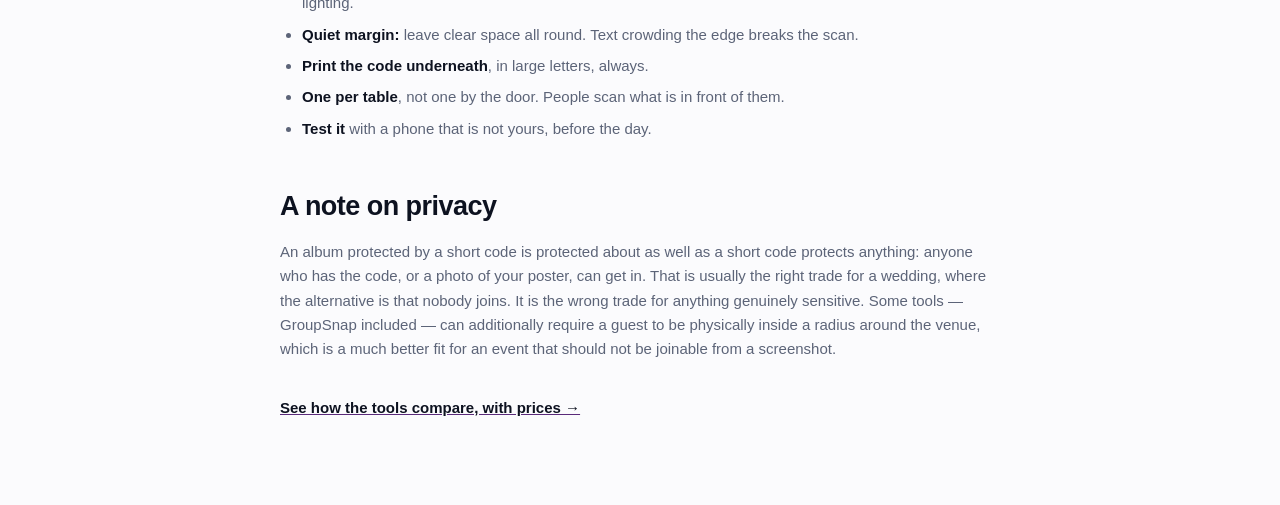
<file: blog/qr-code-photo-sharing.html>
<!DOCTYPE html>
<html lang="en">
<head>
<meta charset="utf-8">
<meta name="viewport" content="width=device-width, initial-scale=1, viewport-fit=cover">
<title>QR code photo sharing for events: how it works, and what to check first</title>
<meta name="description" content="How a QR code on a table turns forty phones into one shared album, why the link matters more than the code, and the five questions worth asking before you pick a tool.">
<link rel="canonical" href="https://groupsnap.dancykier.com/blog/qr-code-photo-sharing.html">
<meta name="theme-color" content="#fbfbfd" media="(prefers-color-scheme: light)">
<meta name="theme-color" content="#080b11" media="(prefers-color-scheme: dark)">
<link rel="icon" href="/icon.png">
<meta property="og:type" content="article">
<meta property="og:url" content="https://groupsnap.dancykier.com/blog/qr-code-photo-sharing.html">
<meta property="og:title" content="QR code photo sharing for events: how it works, and what to check first">
<meta property="og:description" content="Why the link behind the code matters more than the code, and the five questions worth asking before you pick a tool.">
<meta property="og:image" content="https://groupsnap.dancykier.com/icon.png">
<meta name="twitter:card" content="summary">
<link rel="stylesheet" href="/style.css">
<script type="application/ld+json">
{
  "@context": "https://schema.org",
  "@type": "Article",
  "headline": "QR code photo sharing for events: how it works, and what to check first",
  "datePublished": "2026-09-04",
  "dateModified": "2026-09-04",
  "author": { "@type": "Person", "name": "Moshe Dancykier" },
  "publisher": { "@type": "Organization", "name": "GroupSnap" },
  "mainEntityOfPage": "https://groupsnap.dancykier.com/blog/qr-code-photo-sharing.html"
}
</script>
<script type="application/ld+json">
{
  "@context": "https://schema.org",
  "@type": "FAQPage",
  "mainEntity": [
    {
      "@type": "Question",
      "name": "How does a QR code for wedding photos actually work?",
      "acceptedAnswer": { "@type": "Answer", "text": "The QR code is only a picture of a web address. A guest's camera reads it, opens that address, and the page at the other end is a private album belonging to one event. Nothing is stored in the code itself, so the same code can be printed once and used by everyone all night." }
    },
    {
      "@type": "Question",
      "name": "Do guests need to install an app to use a photo-sharing QR code?",
      "acceptedAnswer": { "@type": "Answer", "text": "With most event photo tools, no — the link opens a web page and uploading happens there. Ask specifically, because a code that opens an App Store page instead of an album will lose most of your guests at the table." }
    },
    {
      "@type": "Question",
      "name": "What size should a wedding photo QR code be printed?",
      "acceptedAnswer": { "@type": "Answer", "text": "About 3 cm (1.2 in) square scans reliably at arm's length. On a table card, 4-5 cm is comfortable. Keep a quiet margin around it, print it dark on a pale background, and always print the short code underneath as a fallback." }
    },
    {
      "@type": "Question",
      "name": "What happens if the venue Wi-Fi is bad?",
      "acceptedAnswer": { "@type": "Answer", "text": "Uploads queue or fail. Prefer a tool that retries rather than silently dropping a photo, and tell guests the album stays open after the event so they can upload from home." }
    }
  ]
}
</script>
<script>
  (function(){try{var t=localStorage.getItem('theme');
    if(t==='light'||t==='dark')document.documentElement.setAttribute('data-theme',t);}catch(e){}})();
</script>
</head>
<body>
<main class="pagepad">
<div class="prose">

  <p class="crumbs"><a href="/">GroupSnap</a> › <a href="/blog/">Guides</a> › QR code photo sharing</p>

  <h1>QR code photo sharing for events</h1>
  <p class="lede">How it works, and the five questions worth asking before you pick a tool.</p>
  <p class="byline">4 September 2026</p>

  <h2>What the code actually is</h2>
  <p>A QR code is a picture of a web address. That is the whole trick. The camera reads it, the
    phone opens that address, and the page at the other end is a private album belonging to one
    event. No photo is ever stored <em>in</em> the code, which is why a single code printed once
    can serve two hundred guests all night.</p>
  <p>Because it is only a link, the interesting question is never the code. It is what the link
    opens.</p>

  <h2>The five questions</h2>

  <h3>1. Does the link open an album, or an App Store page?</h3>
  <p>This is the one that decides whether your album fills up. A guest at a table with a drink in
    one hand will scan a code. They will not install an app, wait for it, open it, and find their
    way back to your event. If a tool's answer is "guests download our app", the code has been
    turned into an advert.</p>
  <p>The good answer is that the link opens a web page they can upload from immediately — and, if
    an app exists, that the same link opens the app for anyone who already has it.</p>

  <h3>2. Is there a short code as well?</h3>
  <p>Codes fail. A phone camera struggles in dim reception lighting, someone's lens is smeared,
    an older guest has never scanned anything. A six-character code that can be read aloud across
    a room is the fallback that saves the evening.</p>
  <p>Worth checking: whether the alphabet avoids ambiguous characters. GroupSnap's codes never
    contain O, I, S, 0, 1 or 5, precisely so "was that an oh or a zero" cannot happen when the
    code is being shouted over a band.</p>

  <h3>3. What does the free tier cap, and when does it bite?</h3>
  <p>Nearly every tool has a free tier and nearly all of them cap <strong>uploads</strong> — 50 is
    the common number. Fifty photos is one hour of one wedding. The cap will be reached, and it
    will be reached mid-event, which is the worst possible moment to be entering card details.</p>
  <p>Read the cap and ask honestly whether your event will pass it. See our
    <a href="/compare/">dated comparison</a> for what each tool caps and what it costs.</p>

  <h3>4. How long do the photos stay up?</h3>
  <p>Two different clocks, and tools quote them separately: the <strong>upload window</strong>
    (how long guests can still add photos) and the <strong>storage window</strong> (how long the
    gallery stays online). Typical numbers are 3–12 months and 12–14 months. If you want the
    album to still be there in five years, none of these are a substitute for saving the photos
    somewhere you control.</p>

  <h3>5. What happens on bad venue Wi-Fi?</h3>
  <p>Halls are famously terrible for signal. A tool that queues an upload and retries is worth
    more on the night than any feature list. Ask whether a failed upload is visible to the guest
    or silently dropped, and tell people the album stays open afterwards so they can finish from
    home.</p>

  <h2>Printing the thing</h2>
  <ul>
    <li><strong>Size:</strong> about 3 cm (1.2 in) square scans at arm's length. On a table card,
      4–5 cm is comfortable.</li>
    <li><strong>Contrast:</strong> dark code on a pale background. Reversed-out white-on-dark
      codes scan badly under warm lighting.</li>
    <li><strong>Quiet margin:</strong> leave clear space all round. Text crowding the edge breaks
      the scan.</li>
    <li><strong>Print the code underneath</strong>, in large letters, always.</li>
    <li><strong>One per table</strong>, not one by the door. People scan what is in front of them.</li>
    <li><strong>Test it</strong> with a phone that is not yours, before the day.</li>
  </ul>

  <h2>A note on privacy</h2>
  <p>An album protected by a short code is protected about as well as a short code protects
    anything: anyone who has the code, or a photo of your poster, can get in. That is usually the
    right trade for a wedding, where the alternative is that nobody joins. It is the wrong trade
    for anything genuinely sensitive. Some tools — GroupSnap included — can additionally require
    a guest to be physically inside a radius around the venue, which is a much better fit for an
    event that should not be joinable from a screenshot.</p>

  <p style="margin-top:34px"><a href="/compare/"><strong>See how the tools compare, with prices →</strong></a></p>

</div>
</main>
</body>
</html>
</file>
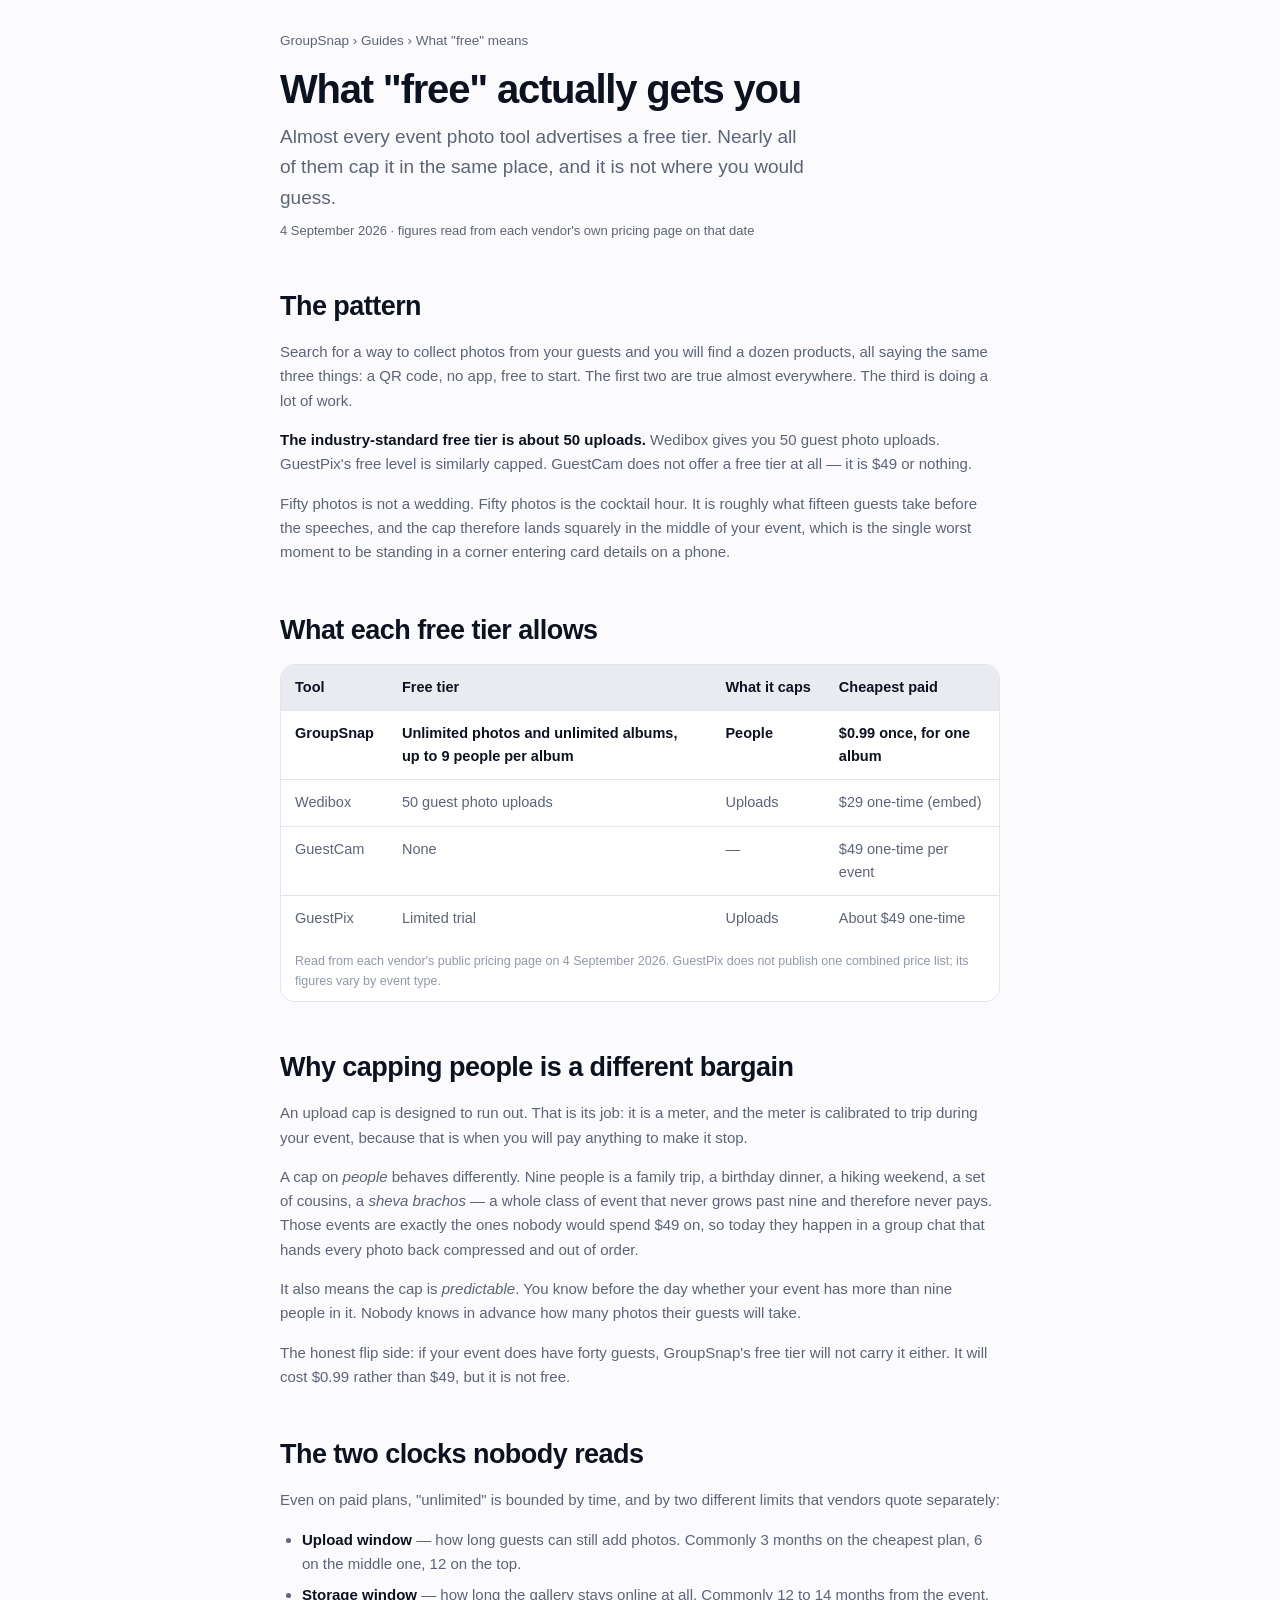
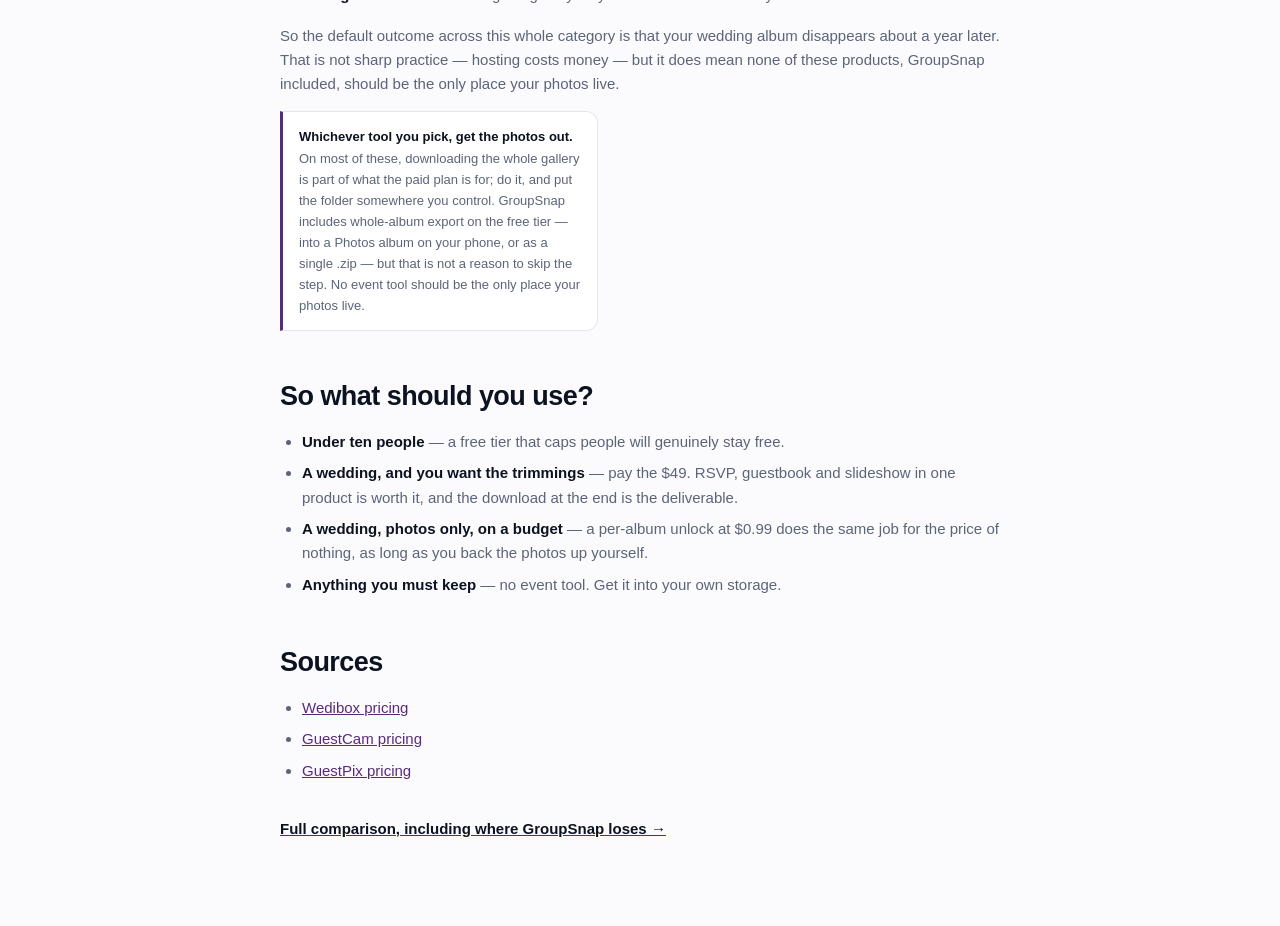
<file: blog/what-free-really-means.html>
<!DOCTYPE html>
<html lang="en">
<head>
<meta charset="utf-8">
<meta name="viewport" content="width=device-width, initial-scale=1, viewport-fit=cover">
<title>"Free" event photo sharing: what the free tier actually gets you</title>
<meta name="description" content="Almost every event photo tool advertises a free tier. Nearly all of them cap it at about 50 uploads, which is an hour of one wedding. What each one really allows, checked 4 September 2026.">
<link rel="canonical" href="https://groupsnap.dancykier.com/blog/what-free-really-means.html">
<meta name="theme-color" content="#fbfbfd" media="(prefers-color-scheme: light)">
<meta name="theme-color" content="#080b11" media="(prefers-color-scheme: dark)">
<link rel="icon" href="/icon.png">
<meta property="og:type" content="article">
<meta property="og:url" content="https://groupsnap.dancykier.com/blog/what-free-really-means.html">
<meta property="og:title" content="&quot;Free&quot; event photo sharing: what the free tier actually gets you">
<meta property="og:description" content="Nearly every free tier caps uploads at about 50 — an hour of one wedding. What each tool really allows, with sources.">
<meta property="og:image" content="https://groupsnap.dancykier.com/icon.png">
<meta name="twitter:card" content="summary">
<link rel="stylesheet" href="/style.css">
<script type="application/ld+json">
{
  "@context": "https://schema.org",
  "@type": "Article",
  "headline": "\"Free\" event photo sharing: what the free tier actually gets you",
  "datePublished": "2026-09-04",
  "dateModified": "2026-09-06",
  "author": { "@type": "Person", "name": "Moshe Dancykier" },
  "publisher": { "@type": "Organization", "name": "GroupSnap" },
  "mainEntityOfPage": "https://groupsnap.dancykier.com/blog/what-free-really-means.html"
}
</script>
<script type="application/ld+json">
{
  "@context": "https://schema.org",
  "@type": "FAQPage",
  "mainEntity": [
    {
      "@type": "Question",
      "name": "Is there a genuinely free way to share photos from a wedding?",
      "acceptedAnswer": { "@type": "Answer", "text": "Free tiers exist but are usually capped at around 50 uploads, which one wedding will pass in an hour. GroupSnap's free tier caps people instead — up to 9 in an album, with unlimited photos — so a small event can stay free indefinitely while a large wedding will need the $0.99 unlock." }
    },
    {
      "@type": "Question",
      "name": "How many photos do guests actually upload at a wedding?",
      "acceptedAnswer": { "@type": "Answer", "text": "Vendors' own free tiers are set at about 50 uploads and their marketing describes that as a starting point rather than a full event, which is a fair signal that a real wedding produces several hundred. Treat any 50-upload cap as something you will pass on the night." }
    },
    {
      "@type": "Question",
      "name": "What is the difference between an upload window and a storage window?",
      "acceptedAnswer": { "@type": "Answer", "text": "The upload window is how long guests can still add photos — commonly 3 to 12 months. The storage window is how long the gallery stays online afterwards — commonly 12 to 14 months. Passing either one does something different to your album, so check both." }
    }
  ]
}
</script>
<script>
  (function(){try{var t=localStorage.getItem('theme');
    if(t==='light'||t==='dark')document.documentElement.setAttribute('data-theme',t);}catch(e){}})();
</script>
</head>
<body>
<main class="pagepad">
<div class="prose">

  <p class="crumbs"><a href="/">GroupSnap</a> › <a href="/blog/">Guides</a> › What "free" means</p>

  <h1>What "free" actually gets you</h1>
  <p class="lede">Almost every event photo tool advertises a free tier. Nearly all of them cap it
    in the same place, and it is not where you would guess.</p>
  <p class="byline">4 September 2026 · figures read from each vendor's own pricing page on that date</p>

  <h2>The pattern</h2>
  <p>Search for a way to collect photos from your guests and you will find a dozen products, all
    saying the same three things: a QR code, no app, free to start. The first two are true almost
    everywhere. The third is doing a lot of work.</p>
  <p><strong>The industry-standard free tier is about 50 uploads.</strong> Wedibox gives you 50
    guest photo uploads. GuestPix's free level is similarly capped. GuestCam does not offer a free
    tier at all — it is $49 or nothing.</p>
  <p>Fifty photos is not a wedding. Fifty photos is the cocktail hour. It is roughly what fifteen
    guests take before the speeches, and the cap therefore lands squarely in the middle of your
    event, which is the single worst moment to be standing in a corner entering card details on a
    phone.</p>

  <h2>What each free tier allows</h2>
  <div class="tablewrap">
    <table>
      <caption>Read from each vendor's public pricing page on 4 September 2026. GuestPix does not
        publish one combined price list; its figures vary by event type.</caption>
      <thead>
        <tr><th>Tool</th><th>Free tier</th><th>What it caps</th><th>Cheapest paid</th></tr>
      </thead>
      <tbody>
        <tr>
          <td class="us">GroupSnap</td>
          <td class="us">Unlimited photos and unlimited albums, up to 9 people per album</td>
          <td class="us">People</td>
          <td class="us">$0.99 once, for one album</td>
        </tr>
        <tr><td>Wedibox</td><td>50 guest photo uploads</td><td>Uploads</td><td>$29 one-time (embed)</td></tr>
        <tr><td>GuestCam</td><td>None</td><td>—</td><td>$49 one-time per event</td></tr>
        <tr><td>GuestPix</td><td>Limited trial</td><td>Uploads</td><td>About $49 one-time</td></tr>
      </tbody>
    </table>
  </div>

  <h2>Why capping people is a different bargain</h2>
  <p>An upload cap is designed to run out. That is its job: it is a meter, and the meter is
    calibrated to trip during your event, because that is when you will pay anything to make it
    stop.</p>
  <p>A cap on <em>people</em> behaves differently. Nine people is a family trip, a birthday
    dinner, a hiking weekend, a set of cousins, a <em>sheva brachos</em> — a whole class of event
    that never grows past nine and therefore never pays. Those events are exactly the ones nobody
    would spend $49 on, so today they happen in a group chat that hands every photo back
    compressed and out of order.</p>
  <p>It also means the cap is <em>predictable</em>. You know before the day whether your event has
    more than nine people in it. Nobody knows in advance how many photos their guests will take.</p>
  <p>The honest flip side: if your event does have forty guests, GroupSnap's free tier will not
    carry it either. It will cost $0.99 rather than $49, but it is not free.</p>

  <h2>The two clocks nobody reads</h2>
  <p>Even on paid plans, "unlimited" is bounded by time, and by two different limits that vendors
    quote separately:</p>
  <ul>
    <li><strong>Upload window</strong> — how long guests can still add photos. Commonly 3 months
      on the cheapest plan, 6 on the middle one, 12 on the top.</li>
    <li><strong>Storage window</strong> — how long the gallery stays online at all. Commonly 12 to
      14 months from the event.</li>
  </ul>
  <p>So the default outcome across this whole category is that your wedding album disappears about
    a year later. That is not sharp practice — hosting costs money — but it does mean none of
    these products, GroupSnap included, should be the only place your photos live.</p>

  <div class="note">
    <p><strong>Whichever tool you pick, get the photos out.</strong> On most of these, downloading
    the whole gallery is part of what the paid plan is for; do it, and put the folder somewhere
    you control. GroupSnap includes whole-album export on the free tier — into a Photos album on
    your phone, or as a single .zip — but that is not a reason to skip the step. No event tool
    should be the only place your photos live.</p>
  </div>

  <h2>So what should you use?</h2>
  <ul>
    <li><strong>Under ten people</strong> — a free tier that caps people will genuinely stay free.</li>
    <li><strong>A wedding, and you want the trimmings</strong> — pay the $49. RSVP, guestbook and
      slideshow in one product is worth it, and the download at the end is the deliverable.</li>
    <li><strong>A wedding, photos only, on a budget</strong> — a per-album unlock at $0.99 does the
      same job for the price of nothing, as long as you back the photos up yourself.</li>
    <li><strong>Anything you must keep</strong> — no event tool. Get it into your own storage.</li>
  </ul>

  <h2>Sources</h2>
  <ul>
    <li><a href="https://www.wedibox.com/pricing" rel="nofollow noopener" target="_blank">Wedibox pricing</a></li>
    <li><a href="https://guestcam.co/pricing" rel="nofollow noopener" target="_blank">GuestCam pricing</a></li>
    <li><a href="https://guestpix.com/pricing/" rel="nofollow noopener" target="_blank">GuestPix pricing</a></li>
  </ul>

  <p style="margin-top:34px"><a href="/compare/"><strong>Full comparison, including where GroupSnap loses →</strong></a></p>

</div>
</main>
</body>
</html>
</file>
<file: style.css>
:root{
    --bg:#fbfbfd; --panel:#fff; --panel-3:#e9ebf1;
    --border:#e4e6ee; --border-hover:#c7cddc;
    --text:#0d1220; --dim:#5c6478; --mute:#9098a8;
    --accent:#5a2a7a; --accent-soft:#5a2a7a1a;
    --shadow:0 1px 2px rgba(13,18,32,.04), 0 10px 30px -16px rgba(13,18,32,.16);
    --shadow-hi:0 2px 5px rgba(13,18,32,.06), 0 26px 50px -22px rgba(13,18,32,.32);
    --sans:-apple-system,BlinkMacSystemFont,"Inter","Segoe UI",Roboto,sans-serif;
    --mono:ui-monospace,"SF Mono","JetBrains Mono",Menlo,Consolas,monospace;
  }
  @media (prefers-color-scheme: dark){ :root:not([data-theme="light"]){
    --bg:#080b11; --panel:#111823; --panel-3:#1c2634;
    --border:#212c3d; --border-hover:#36485f;
    --text:#eaf0f8; --dim:#94a3b8; --mute:#5f6d82;
    --accent:#9f83b1; --accent-soft:#9f83b126;
    --shadow:0 1px 2px rgba(0,0,0,.4), 0 12px 32px -18px rgba(0,0,0,.9);
    --shadow-hi:0 2px 6px rgba(0,0,0,.5), 0 30px 60px -26px rgba(0,0,0,1);
  }}
  :root[data-theme="dark"]{
    --bg:#080b11; --panel:#111823; --panel-3:#1c2634;
    --border:#212c3d; --border-hover:#36485f;
    --text:#eaf0f8; --dim:#94a3b8; --mute:#5f6d82;
    --accent:#9f83b1; --accent-soft:#9f83b126;
    --shadow:0 1px 2px rgba(0,0,0,.4), 0 12px 32px -18px rgba(0,0,0,.9);
    --shadow-hi:0 2px 6px rgba(0,0,0,.5), 0 30px 60px -26px rgba(0,0,0,1);
  }
  *{box-sizing:border-box}
  html{-webkit-text-size-adjust:100%}
  body{margin:0; background:var(--bg); color:var(--text);
    font:15px/1.6 var(--sans); -webkit-font-smoothing:antialiased}
  .wrap{max-width:900px; margin:0 auto; padding:0 26px 100px}
  a{color:var(--accent)}

  /* ---- Top bar --------------------------------------------------------- */
  .bar{display:flex; align-items:center; gap:12px; padding:22px 0 0}
  .bar .home{display:flex; align-items:center; gap:8px; color:var(--mute);
    text-decoration:none; font:600 11px/1 var(--mono); letter-spacing:.14em; text-transform:uppercase}
  .bar .home:hover{color:var(--text)}
  .bar .sp{flex:1}
  .theme-btn{width:36px; height:36px; display:grid; place-items:center; border-radius:50%;
    border:1px solid var(--border); background:var(--panel); color:var(--dim); cursor:pointer}
  .theme-btn:hover{color:var(--text); border-color:var(--border-hover)}
  .theme-btn svg{width:16px; height:16px; display:none}
  .theme-btn .i-sun{display:block}
  :root[data-theme="dark"] .theme-btn .i-sun{display:none}
  :root[data-theme="dark"] .theme-btn .i-moon{display:block}
  @media (prefers-color-scheme: dark){
    :root:not([data-theme="light"]) .theme-btn .i-sun{display:none}
    :root:not([data-theme="light"]) .theme-btn .i-moon{display:block}
  }

  /* ---- Hero ------------------------------------------------------------ */
  .hero{padding:52px 0 0; text-align:center}
  .hero .ic{width:104px; height:104px; border-radius:24px;
    box-shadow:0 14px 34px rgba(13,18,32,.22), 0 0 0 1px rgba(13,18,32,.06)}
  h1{margin:24px 0 0; font:700 clamp(32px,5.4vw,48px)/1.06 var(--sans); letter-spacing:-.035em}
  .tag{color:var(--accent); font:600 15px/1.4 var(--sans); margin:12px 0 0}
  .lede{color:var(--dim); font-size:17px; margin:16px auto 0; max-width:50ch}

  .cta{display:flex; flex-wrap:wrap; gap:12px; justify-content:center; align-items:center; margin:30px 0 0}
  .btn{display:inline-flex; align-items:center; gap:9px; text-decoration:none;
    font:600 15px/1 var(--sans); letter-spacing:-.01em; padding:14px 22px; border-radius:12px;
    background:var(--accent); color:#fff; border:1px solid transparent;
    box-shadow:var(--shadow); transition:transform .15s, box-shadow .15s}
  .btn:hover{transform:translateY(-2px); box-shadow:var(--shadow-hi)}
  .btn svg{width:18px; height:18px}
  .btn.ghost{background:var(--panel); color:var(--text); border-color:var(--border)}
  .btn.ghost:hover{border-color:var(--border-hover)}
  .status{color:var(--mute); font:600 11px/1 var(--mono); letter-spacing:.12em;
    text-transform:uppercase; margin:16px 0 0}
  .note{color:var(--mute); font-size:13px; margin:10px auto 0; max-width:44ch}

  .shot{margin:44px auto 0; max-width:760px; border-radius:18px; overflow:hidden;
    border:1px solid var(--border); box-shadow:var(--shadow-hi)}
  .shot img{display:block; width:100%; height:auto}

  /* ---- Sections -------------------------------------------------------- */
  section{margin-top:64px}
  .sec-head{display:flex; align-items:baseline; gap:12px; margin:0 0 20px}
  .sec-head h2{margin:0; font:600 13px/1 var(--mono); letter-spacing:.13em;
    text-transform:uppercase; color:var(--mute)}
  .sec-head .rule{flex:1; height:1px; background:var(--border)}

  .feats{display:grid; grid-template-columns:repeat(auto-fill,minmax(260px,1fr)); gap:12px}
  .f{background:var(--panel); border:1px solid var(--border); border-radius:14px;
    padding:18px 18px 19px; box-shadow:var(--shadow)}
  .f h3{margin:0; font:650 15px/1.3 var(--sans); letter-spacing:-.018em}
  .f p{margin:7px 0 0; color:var(--dim); font-size:13.5px; line-height:1.5}

  details{background:var(--panel); border:1px solid var(--border); border-radius:12px;
    padding:14px 16px; margin-bottom:9px}
  details[open]{border-color:var(--border-hover)}
  summary{cursor:pointer; font:650 14.5px/1.4 var(--sans); letter-spacing:-.015em;
    list-style:none}
  summary::-webkit-details-marker{display:none}
  summary::after{content:"+"; float:right; color:var(--mute); font-weight:400}
  details[open] summary::after{content:"–"}
  details p{margin:10px 0 0; color:var(--dim); font-size:13.5px}

  footer{margin-top:70px; padding-top:24px; border-top:1px solid var(--border);
    color:var(--mute); font-size:13px; display:flex; justify-content:space-between;
    flex-wrap:wrap; gap:10px}
  footer a{color:var(--dim); text-decoration:none}
  footer a:hover{color:var(--accent)}
  @media (max-width:560px){ .hero{padding-top:34px} .feats{grid-template-columns:1fr} }
  @media (prefers-reduced-motion: reduce){ *{transition:none !important} }

/* ---- Added for /compare and /blog: prose, tables, cards ---- */
.prose{max-width:760px;margin:0 auto;padding:0 20px}
.prose h1{font-size:clamp(28px,5vw,40px);letter-spacing:-.03em;line-height:1.12;margin:0 0 10px}
.prose h2{font-size:clamp(21px,3.4vw,27px);letter-spacing:-.02em;margin:44px 0 12px}
.prose h3{font-size:18px;letter-spacing:-.01em;margin:28px 0 8px}
.prose p,.prose li{color:var(--dim);line-height:1.62}
.prose p{margin:0 0 15px}
.prose ul,.prose ol{margin:0 0 16px;padding-left:22px}
.prose li{margin:0 0 7px}
.prose strong{color:var(--text)}
.prose a{color:var(--accent)}
.lede{font-size:clamp(16px,2.2vw,19px);color:var(--dim);margin:0 0 6px!important}
.byline{color:var(--mute);font-size:13px;margin:0 0 30px!important}

.tablewrap{overflow-x:auto;-webkit-overflow-scrolling:touch;margin:0 0 20px;
  border:1px solid var(--border);border-radius:14px;background:var(--panel)}
table{border-collapse:collapse;width:100%;min-width:620px;font-size:14.5px}
th,td{padding:11px 14px;text-align:left;border-bottom:1px solid var(--border);vertical-align:top}
th{font-weight:650;color:var(--text);background:var(--panel-3);white-space:nowrap}
tbody tr:last-child td{border-bottom:0}
td{color:var(--dim)}
td.us{color:var(--text);font-weight:600}
caption{caption-side:bottom;padding:10px 14px;color:var(--mute);font-size:12.5px;text-align:left}

.note{border:1px solid var(--border);border-left:3px solid var(--accent);
  background:var(--panel);border-radius:0 12px 12px 0;padding:14px 16px;margin:0 0 20px}
.note p{margin:0}
.cards{display:grid;gap:12px;grid-template-columns:repeat(auto-fit,minmax(240px,1fr));margin:0 0 24px}
.cardlink{display:block;border:1px solid var(--border);border-radius:14px;background:var(--panel);
  padding:16px;text-decoration:none;box-shadow:var(--shadow)}
.cardlink:hover{border-color:var(--border-hover)}
.cardlink h3{margin:0 0 5px;color:var(--text);font-size:16.5px;letter-spacing:-.01em}
.cardlink p{margin:0;color:var(--dim);font-size:14px;line-height:1.5}
.crumbs{font-size:13.5px;color:var(--mute);margin:0 0 22px}
.crumbs a{color:var(--dim);text-decoration:none}
.crumbs a:hover{color:var(--accent)}
.pagepad{padding:max(30px,env(safe-area-inset-top)) 0 70px}
</file>
